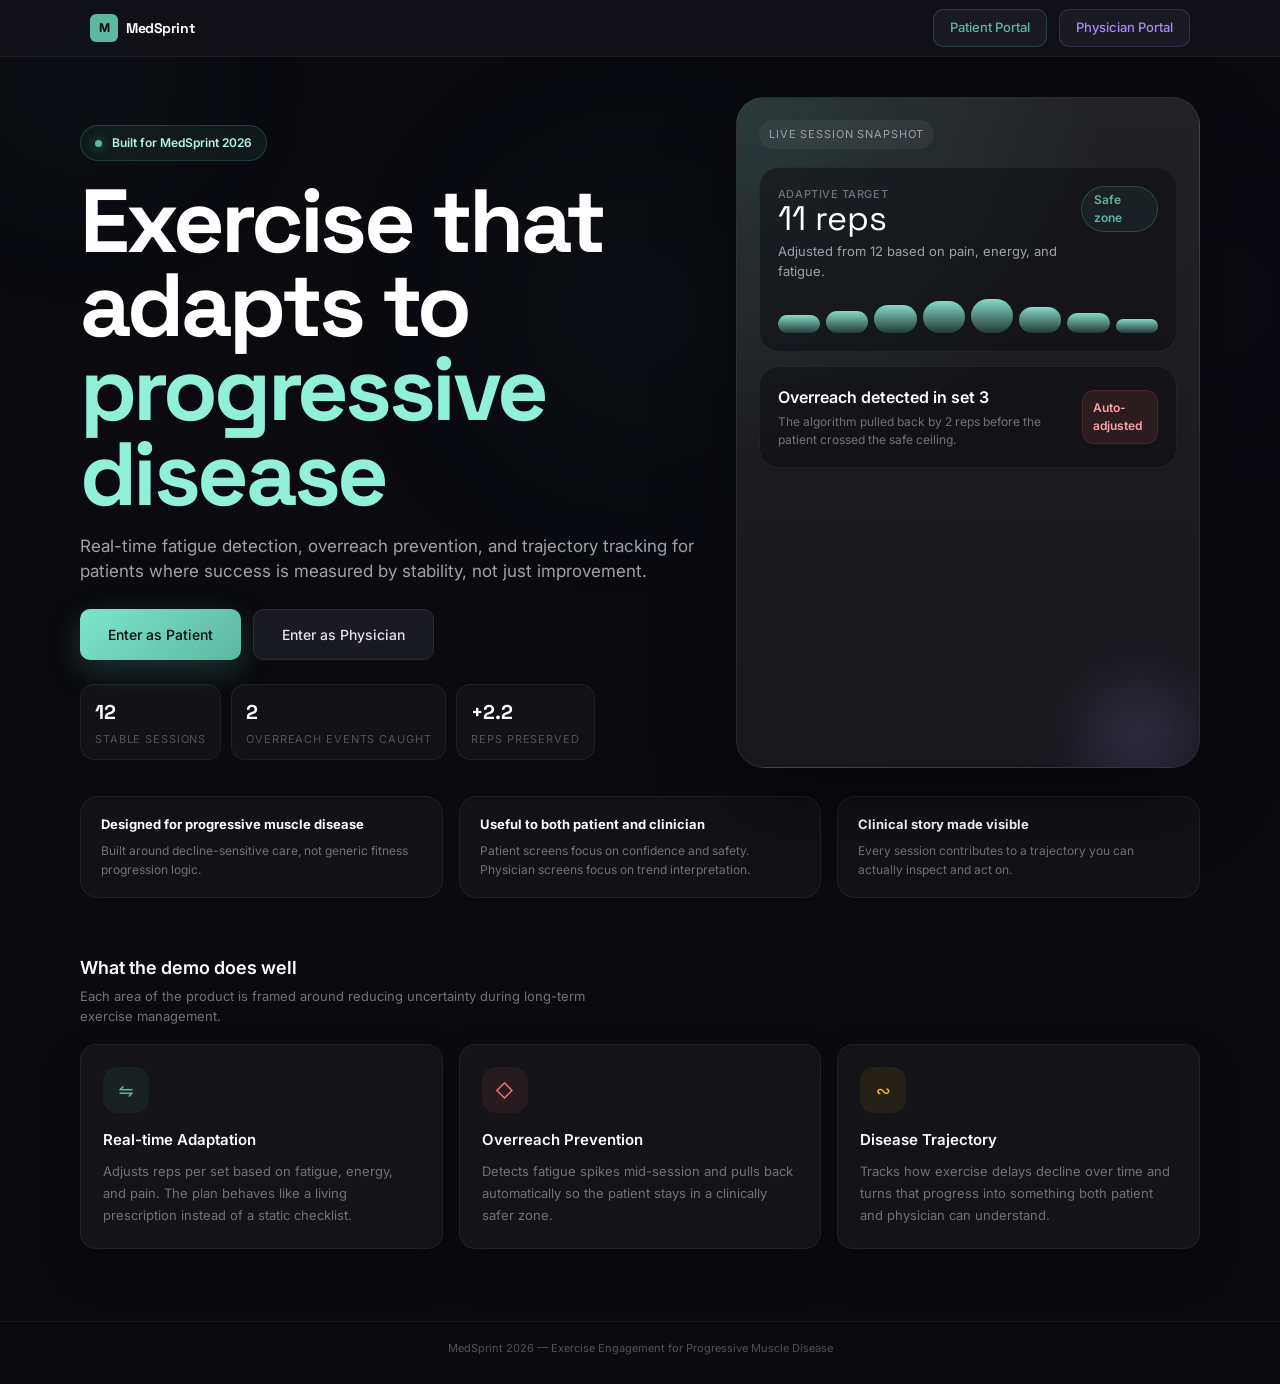
<file: index.html>
<!DOCTYPE html>
<html lang="en">
<head>
  <meta charset="UTF-8">
  <meta name="viewport" content="width=device-width, initial-scale=1.0">
  <title>MedSprint — Exercise Engagement for Progressive Muscle Disease</title>
  <link rel="stylesheet" href="styles.css">
</head>
<body>
  <nav class="nav">
    <div class="nav-inner">
      <a href="index.html" class="nav-logo">
        <div class="nav-logo-icon patient">M</div>
        <span class="nav-logo-text">MedSprint</span>
      </a>
      <div class="flex gap-3">
        <a href="dashboard.html" class="btn btn-secondary" style="padding:8px 16px;font-size:13px;border-color:rgba(110,231,183,0.2);color:var(--accent)">Patient Portal</a>
        <a href="physician.html" class="btn btn-secondary" style="padding:8px 16px;font-size:13px;border-color:rgba(192,132,252,0.2);color:var(--physician)">Physician Portal</a>
      </div>
    </div>
  </nav>

  <main class="landing-main">
    <div class="orb"></div>
    <div class="landing-shell fade-in">
      <section class="landing-hero">
        <div class="hero-copy">
          <div class="hero-kicker">
            <span class="hero-kicker-dot"></span>
            Built for MedSprint 2026
          </div>
          <h1 class="hero-title">
            Exercise that adapts to
            <span class="accent-text">progressive disease</span>
          </h1>
          <p class="hero-text">
            Real-time fatigue detection, overreach prevention, and trajectory tracking for patients where success is measured by stability, not just improvement.
          </p>
          <div class="hero-actions">
            <a href="dashboard.html" class="btn btn-primary" style="padding:14px 28px">Enter as Patient</a>
            <a href="physician.html" class="btn btn-secondary" style="padding:14px 28px">Enter as Physician</a>
          </div>
          <div class="hero-meta">
            <div class="metric-chip">
              <strong>12</strong>
              <span>Stable sessions</span>
            </div>
            <div class="metric-chip">
              <strong>2</strong>
              <span>Overreach events caught</span>
            </div>
            <div class="metric-chip">
              <strong>+2.2</strong>
              <span>Reps preserved</span>
            </div>
          </div>
        </div>

        <div class="hero-panel">
          <span class="panel-label">Live Session Snapshot</span>
          <div class="panel-stack">
            <div class="signal-card">
              <div class="signal-row">
                <div>
                  <p class="label">Adaptive Target</p>
                  <p class="signal-value">11 reps</p>
                  <p class="signal-caption">Adjusted from 12 based on pain, energy, and fatigue.</p>
                </div>
                <span class="badge badge-accent">Safe zone</span>
              </div>
              <div class="signal-bars" aria-hidden="true">
                <span style="height:18px"></span>
                <span style="height:22px"></span>
                <span style="height:28px"></span>
                <span style="height:32px"></span>
                <span style="height:34px"></span>
                <span style="height:26px"></span>
                <span style="height:20px"></span>
                <span style="height:14px"></span>
              </div>
            </div>

            <div class="signal-card">
              <div class="signal-alert">
                <div class="signal-alert-copy">
                  <p>Overreach detected in set 3</p>
                  <p>The algorithm pulled back by 2 reps before the patient crossed the safe ceiling.</p>
                </div>
                <div class="signal-status">Auto-adjusted</div>
              </div>
            </div>
          </div>
        </div>
      </section>

      <section class="landing-band">
        <div class="band-card">
          <strong>Designed for progressive muscle disease</strong>
          <span>Built around decline-sensitive care, not generic fitness progression logic.</span>
        </div>
        <div class="band-card">
          <strong>Useful to both patient and clinician</strong>
          <span>Patient screens focus on confidence and safety. Physician screens focus on trend interpretation.</span>
        </div>
        <div class="band-card">
          <strong>Clinical story made visible</strong>
          <span>Every session contributes to a trajectory you can actually inspect and act on.</span>
        </div>
      </section>

      <section>
        <div class="section-head">
          <div>
            <h2 style="font-size:18px;margin-bottom:6px">What the demo does well</h2>
            <p>Each area of the product is framed around reducing uncertainty during long-term exercise management.</p>
          </div>
        </div>
        <div class="feature-grid">
          <div class="card feature-card">
            <div class="feature-icon" style="background:rgba(93,184,160,0.08);color:var(--accent)">&#8651;</div>
            <h3 style="font-size:15px;font-weight:600;color:#fff;margin-bottom:8px">Real-time Adaptation</h3>
            <p style="font-size:13px;color:var(--text-dim);line-height:1.7">Adjusts reps per set based on fatigue, energy, and pain. The plan behaves like a living prescription instead of a static checklist.</p>
          </div>
          <div class="card feature-card">
            <div class="feature-icon" style="background:rgba(248,113,113,0.08);color:var(--danger)">&#9671;</div>
            <h3 style="font-size:15px;font-weight:600;color:#fff;margin-bottom:8px">Overreach Prevention</h3>
            <p style="font-size:13px;color:var(--text-dim);line-height:1.7">Detects fatigue spikes mid-session and pulls back automatically so the patient stays in a clinically safer zone.</p>
          </div>
          <div class="card feature-card">
            <div class="feature-icon" style="background:rgba(251,191,36,0.08);color:var(--warning)">&#8766;</div>
            <h3 style="font-size:15px;font-weight:600;color:#fff;margin-bottom:8px">Disease Trajectory</h3>
            <p style="font-size:13px;color:var(--text-dim);line-height:1.7">Tracks how exercise delays decline over time and turns that progress into something both patient and physician can understand.</p>
          </div>
        </div>
      </section>
    </div>
  </main>

  <footer class="landing-footer">
    MedSprint 2026 — Exercise Engagement for Progressive Muscle Disease
  </footer>
</body>
</html>
</file>
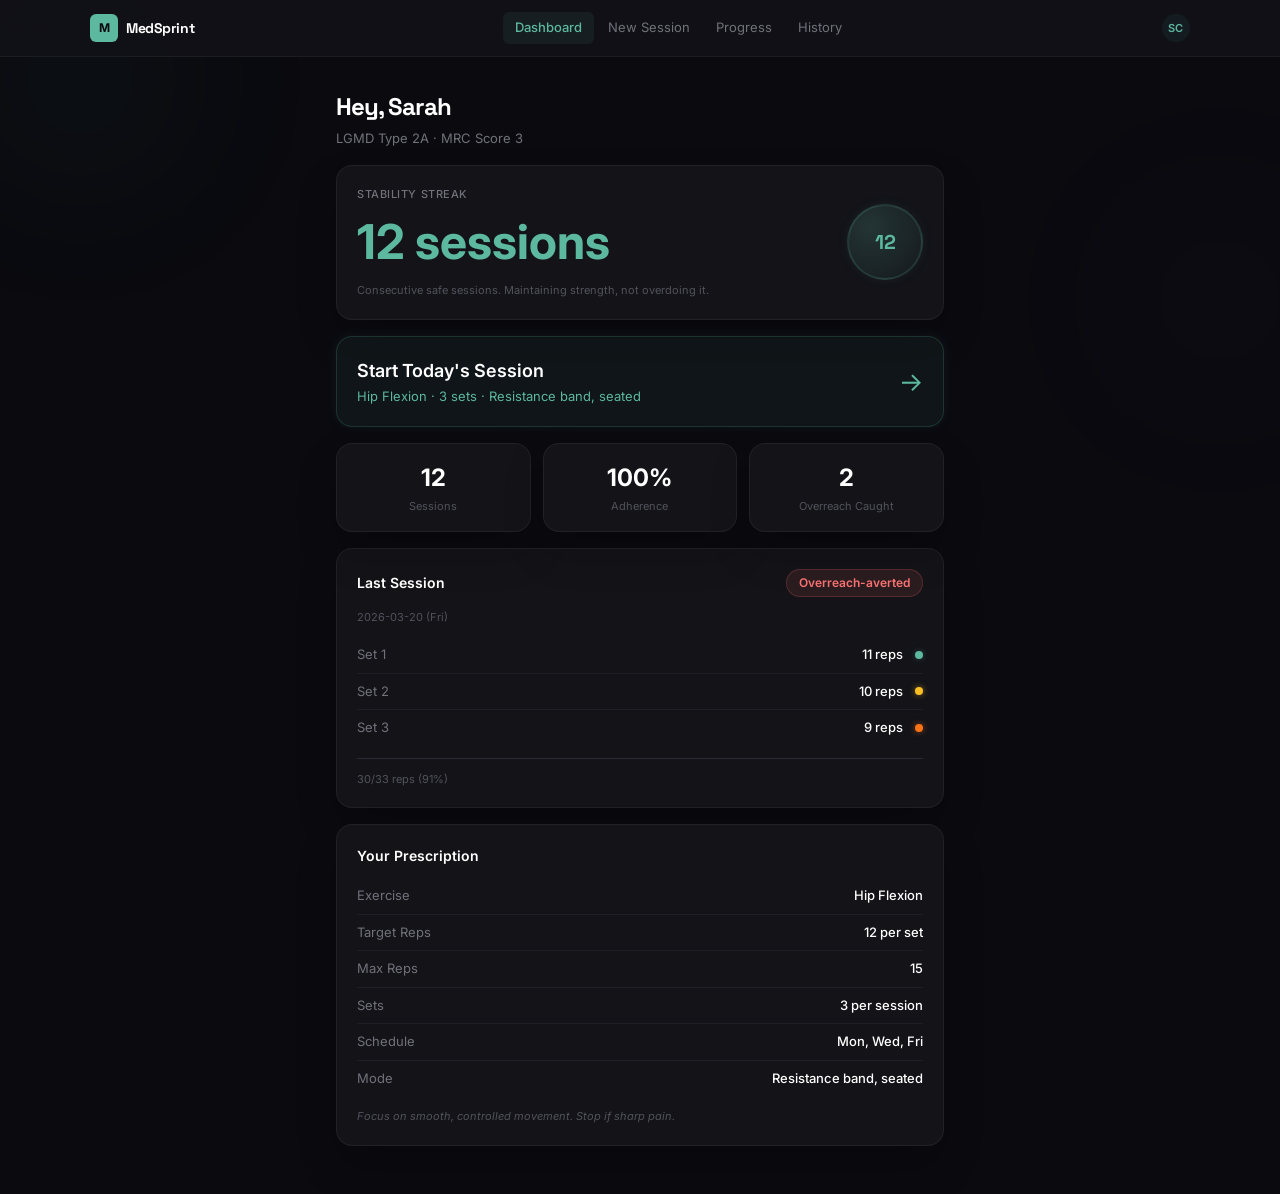
<file: dashboard.html>
<!DOCTYPE html>
<html lang="en">
<head>
  <meta charset="UTF-8">
  <meta name="viewport" content="width=device-width, initial-scale=1.0">
  <title>MedSprint — Patient Dashboard</title>
  <link rel="stylesheet" href="styles.css">
</head>
<body>
  <nav class="nav">
    <div class="nav-inner">
      <a href="index.html" class="nav-logo">
        <div class="nav-logo-icon patient">M</div>
        <span class="nav-logo-text">MedSprint</span>
      </a>
      <div class="nav-links">
        <a href="dashboard.html" class="nav-link active patient">Dashboard</a>
        <a href="session.html" class="nav-link">New Session</a>
        <a href="progress.html" class="nav-link">Progress</a>
        <a href="history.html" class="nav-link">History</a>
      </div>
      <div class="nav-avatar patient">SC</div>
    </div>
  </nav>

  <div class="page fade-in">
    <h1>Hey, Sarah</h1>
    <p class="subtitle">LGMD Type 2A &middot; MRC Score 3</p>

    <div class="card mt-4 dashboard-hero">
      <div>
        <p class="label">Stability Streak</p>
        <p class="big-number text-accent" style="margin-top:4px">12 sessions</p>
        <p class="text-xs text-faint mt-1">Consecutive safe sessions. Maintaining strength, not overdoing it.</p>
      </div>
      <div class="streak-ring glow-accent">
        <span>12</span>
      </div>
    </div>

    <a href="session.html" class="card card-accent glow-accent primary-cta">
      <div>
        <p class="primary-cta-title">Start Today's Session</p>
        <p class="primary-cta-copy">Hip Flexion &middot; 3 sets &middot; Resistance band, seated</p>
      </div>
      <span class="primary-cta-arrow">&rarr;</span>
    </a>

    <!-- Quick Stats -->
    <div class="grid-3">
      <div class="card stat">
        <div class="stat-value">12</div>
        <div class="stat-label">Sessions</div>
      </div>
      <div class="card stat">
        <div class="stat-value">100%</div>
        <div class="stat-label">Adherence</div>
      </div>
      <div class="card stat">
        <div class="stat-value">2</div>
        <div class="stat-label">Overreach Caught</div>
      </div>
    </div>

    <!-- Last Session -->
    <div class="card">
      <div class="flex items-center justify-between mb-3">
        <h2 style="margin:0">Last Session</h2>
        <span class="badge badge-danger">Overreach-averted</span>
      </div>
      <p class="text-xs text-faint mb-3">2026-03-20 (Fri)</p>
      <div class="row">
        <span class="row-label">Set 1</span>
        <span class="flex items-center gap-3"><span class="row-value">11 reps</span><span class="dot dot-green"></span></span>
      </div>
      <div class="row">
        <span class="row-label">Set 2</span>
        <span class="flex items-center gap-3"><span class="row-value">10 reps</span><span class="dot dot-yellow"></span></span>
      </div>
      <div class="row">
        <span class="row-label">Set 3</span>
        <span class="flex items-center gap-3"><span class="row-value">9 reps</span><span class="dot dot-orange"></span></span>
      </div>
      <p class="text-xs text-faint mt-3" style="border-top:1px solid var(--border);padding-top:12px">30/33 reps (91%)</p>
    </div>

    <!-- Prescription -->
    <div class="card">
      <h2>Your Prescription</h2>
      <div class="row"><span class="row-label">Exercise</span><span class="row-value">Hip Flexion</span></div>
      <div class="row"><span class="row-label">Target Reps</span><span class="row-value">12 per set</span></div>
      <div class="row"><span class="row-label">Max Reps</span><span class="row-value">15</span></div>
      <div class="row"><span class="row-label">Sets</span><span class="row-value">3 per session</span></div>
      <div class="row"><span class="row-label">Schedule</span><span class="row-value">Mon, Wed, Fri</span></div>
      <div class="row"><span class="row-label">Mode</span><span class="row-value">Resistance band, seated</span></div>
      <p class="text-xs text-faint mt-3" style="font-style:italic">Focus on smooth, controlled movement. Stop if sharp pain.</p>
    </div>
  </div>
</body>
</html>
</file>
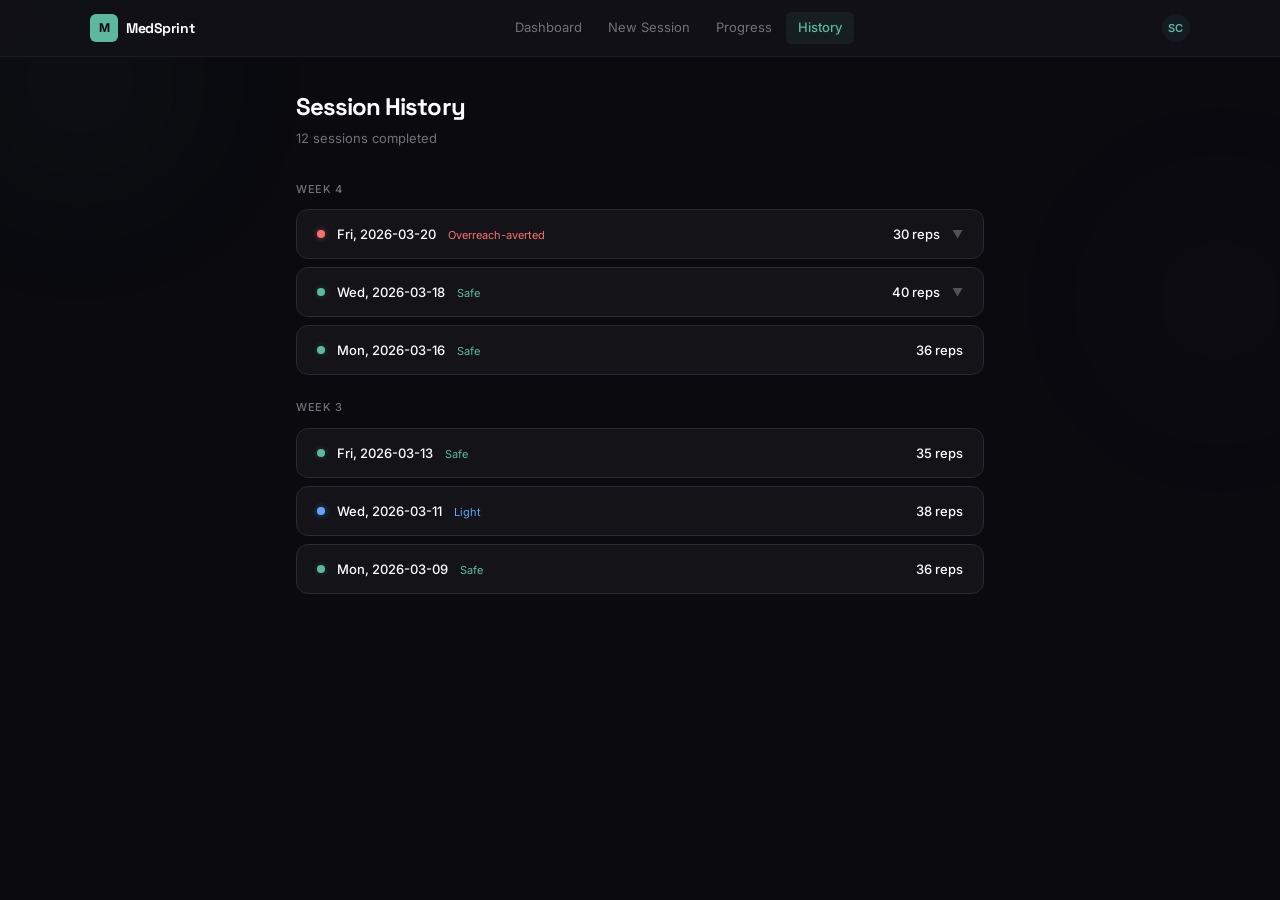
<file: history.html>
<!DOCTYPE html>
<html lang="en">
<head>
  <meta charset="UTF-8">
  <meta name="viewport" content="width=device-width, initial-scale=1.0">
  <title>MedSprint — Session History</title>
  <link rel="stylesheet" href="styles.css">
</head>
<body>
  <nav class="nav">
    <div class="nav-inner">
      <a href="index.html" class="nav-logo">
        <div class="nav-logo-icon patient">M</div>
        <span class="nav-logo-text">MedSprint</span>
      </a>
      <div class="nav-links">
        <a href="dashboard.html" class="nav-link">Dashboard</a>
        <a href="session.html" class="nav-link">New Session</a>
        <a href="progress.html" class="nav-link">Progress</a>
        <a href="history.html" class="nav-link active patient">History</a>
      </div>
      <div class="nav-avatar patient">SC</div>
    </div>
  </nav>

  <div class="page fade-in" style="max-width:720px">
    <h1>Session History</h1>
    <p class="subtitle mb-8">12 sessions completed</p>

    <!-- Week 4 -->
    <p class="label mb-3">Week 4</p>
    <div class="session-item">
      <button class="session-header" onclick="toggle(this)">
        <span class="flex items-center gap-3">
          <span class="dot dot-red"></span>
          <span><span class="text-sm font-medium text-white">Fri, 2026-03-20</span> <span class="text-xs text-danger" style="margin-left:8px">Overreach-averted</span></span>
        </span>
        <span class="flex items-center gap-3"><span class="text-sm font-medium text-white">30 reps</span><span class="text-xs text-faint">&#9660;</span></span>
      </button>
      <div class="session-detail">
        <div class="grid-3 mb-3">
          <div class="text-center"><p class="text-lg font-bold text-white">30/33</p><p class="text-xs text-faint">Reps</p></div>
          <div class="text-center"><p class="text-lg font-bold text-white">22</p><p class="text-xs text-faint">Avg Fatigue</p></div>
          <div class="text-center"><p class="text-lg font-bold text-white">Moderate</p><p class="text-xs text-faint">Energy</p></div>
        </div>
        <div class="row"><span class="flex items-center gap-2"><span class="dot dot-sm dot-green"></span><span class="text-sm text-dim">Set 1</span></span><span class="flex items-center gap-3"><span class="text-sm font-medium text-white">11 reps</span><span class="text-xs text-faint">PE: 5</span></span></div>
        <div class="row"><span class="flex items-center gap-2"><span class="dot dot-sm dot-yellow"></span><span class="text-sm text-dim">Set 2</span></span><span class="flex items-center gap-3"><span class="text-sm font-medium text-white">10 reps</span><span class="text-xs text-faint">PE: 7</span></span></div>
        <div class="row"><span class="flex items-center gap-2"><span class="dot dot-sm dot-orange"></span><span class="text-sm text-dim">Set 3</span></span><span class="flex items-center gap-3"><span class="text-sm font-medium text-white">9 reps</span><span class="text-xs text-faint">PE: 8</span></span></div>
        <div class="card card-danger mt-3" style="padding:8px 12px;margin-bottom:0"><p class="text-xs text-danger">Overreach detected and averted.</p></div>
      </div>
    </div>
    <div class="session-item">
      <button class="session-header" onclick="toggle(this)">
        <span class="flex items-center gap-3"><span class="dot dot-green"></span><span><span class="text-sm font-medium text-white">Wed, 2026-03-18</span> <span class="text-xs text-accent" style="margin-left:8px">Safe</span></span></span>
        <span class="flex items-center gap-3"><span class="text-sm font-medium text-white">40 reps</span><span class="text-xs text-faint">&#9660;</span></span>
      </button>
      <div class="session-detail">
        <div class="row"><span class="flex items-center gap-2"><span class="dot dot-sm dot-green"></span><span class="text-sm text-dim">Set 1</span></span><span class="text-sm font-medium text-white">13 reps</span></div>
        <div class="row"><span class="flex items-center gap-2"><span class="dot dot-sm dot-green"></span><span class="text-sm text-dim">Set 2</span></span><span class="text-sm font-medium text-white">14 reps</span></div>
        <div class="row"><span class="flex items-center gap-2"><span class="dot dot-sm dot-green"></span><span class="text-sm text-dim">Set 3</span></span><span class="text-sm font-medium text-white">13 reps</span></div>
      </div>
    </div>
    <div class="session-item">
      <button class="session-header" onclick="toggle(this)">
        <span class="flex items-center gap-3"><span class="dot dot-green"></span><span><span class="text-sm font-medium text-white">Mon, 2026-03-16</span> <span class="text-xs text-accent" style="margin-left:8px">Safe</span></span></span>
        <span class="text-sm font-medium text-white">36 reps</span>
      </button>
      <div class="session-detail">
        <div class="row"><span class="flex items-center gap-2"><span class="dot dot-sm dot-green"></span><span class="text-sm text-dim">Set 1</span></span><span class="text-sm font-medium text-white">12 reps</span></div>
        <div class="row"><span class="flex items-center gap-2"><span class="dot dot-sm dot-green"></span><span class="text-sm text-dim">Set 2</span></span><span class="text-sm font-medium text-white">12 reps</span></div>
        <div class="row"><span class="flex items-center gap-2"><span class="dot dot-sm dot-green"></span><span class="text-sm text-dim">Set 3</span></span><span class="text-sm font-medium text-white">12 reps</span></div>
      </div>
    </div>

    <!-- Week 3 -->
    <p class="label mb-3 mt-6">Week 3</p>
    <div class="session-item">
      <button class="session-header" onclick="toggle(this)">
        <span class="flex items-center gap-3"><span class="dot dot-green"></span><span><span class="text-sm font-medium text-white">Fri, 2026-03-13</span> <span class="text-xs text-accent" style="margin-left:8px">Safe</span></span></span>
        <span class="text-sm font-medium text-white">35 reps</span>
      </button>
      <div class="session-detail">
        <div class="row"><span class="flex items-center gap-2"><span class="dot dot-sm dot-green"></span><span class="text-sm text-dim">Set 1</span></span><span class="text-sm font-medium text-white">12 reps</span></div>
        <div class="row"><span class="flex items-center gap-2"><span class="dot dot-sm dot-green"></span><span class="text-sm text-dim">Set 2</span></span><span class="text-sm font-medium text-white">12 reps</span></div>
        <div class="row"><span class="flex items-center gap-2"><span class="dot dot-sm dot-yellow"></span><span class="text-sm text-dim">Set 3</span></span><span class="text-sm font-medium text-white">11 reps</span></div>
      </div>
    </div>
    <div class="session-item">
      <button class="session-header" onclick="toggle(this)">
        <span class="flex items-center gap-3"><span class="dot dot-blue"></span><span><span class="text-sm font-medium text-white">Wed, 2026-03-11</span> <span class="text-xs" style="margin-left:8px;color:var(--info)">Light</span></span></span>
        <span class="text-sm font-medium text-white">38 reps</span>
      </button>
      <div class="session-detail">
        <div class="row"><span class="flex items-center gap-2"><span class="dot dot-sm dot-green"></span><span class="text-sm text-dim">Set 1</span></span><span class="text-sm font-medium text-white">13 reps</span></div>
        <div class="row"><span class="flex items-center gap-2"><span class="dot dot-sm dot-green"></span><span class="text-sm text-dim">Set 2</span></span><span class="text-sm font-medium text-white">13 reps</span></div>
        <div class="row"><span class="flex items-center gap-2"><span class="dot dot-sm dot-green"></span><span class="text-sm text-dim">Set 3</span></span><span class="text-sm font-medium text-white">12 reps</span></div>
      </div>
    </div>
    <div class="session-item">
      <button class="session-header" onclick="toggle(this)">
        <span class="flex items-center gap-3"><span class="dot dot-green"></span><span><span class="text-sm font-medium text-white">Mon, 2026-03-09</span> <span class="text-xs text-accent" style="margin-left:8px">Safe</span></span></span>
        <span class="text-sm font-medium text-white">36 reps</span>
      </button>
      <div class="session-detail">
        <div class="row"><span class="flex items-center gap-2"><span class="dot dot-sm dot-green"></span><span class="text-sm text-dim">Set 1</span></span><span class="text-sm font-medium text-white">12 reps</span></div>
        <div class="row"><span class="flex items-center gap-2"><span class="dot dot-sm dot-green"></span><span class="text-sm text-dim">Set 2</span></span><span class="text-sm font-medium text-white">12 reps</span></div>
        <div class="row"><span class="flex items-center gap-2"><span class="dot dot-sm dot-green"></span><span class="text-sm text-dim">Set 3</span></span><span class="text-sm font-medium text-white">12 reps</span></div>
      </div>
    </div>
  </div>

  <script>
    function toggle(btn) {
      const detail = btn.nextElementSibling;
      detail.classList.toggle('open');
      const arrow = btn.querySelector('.text-faint:last-child');
      if (arrow) arrow.textContent = detail.classList.contains('open') ? '▲' : '▼';
    }
  </script>
</body>
</html>
</file>
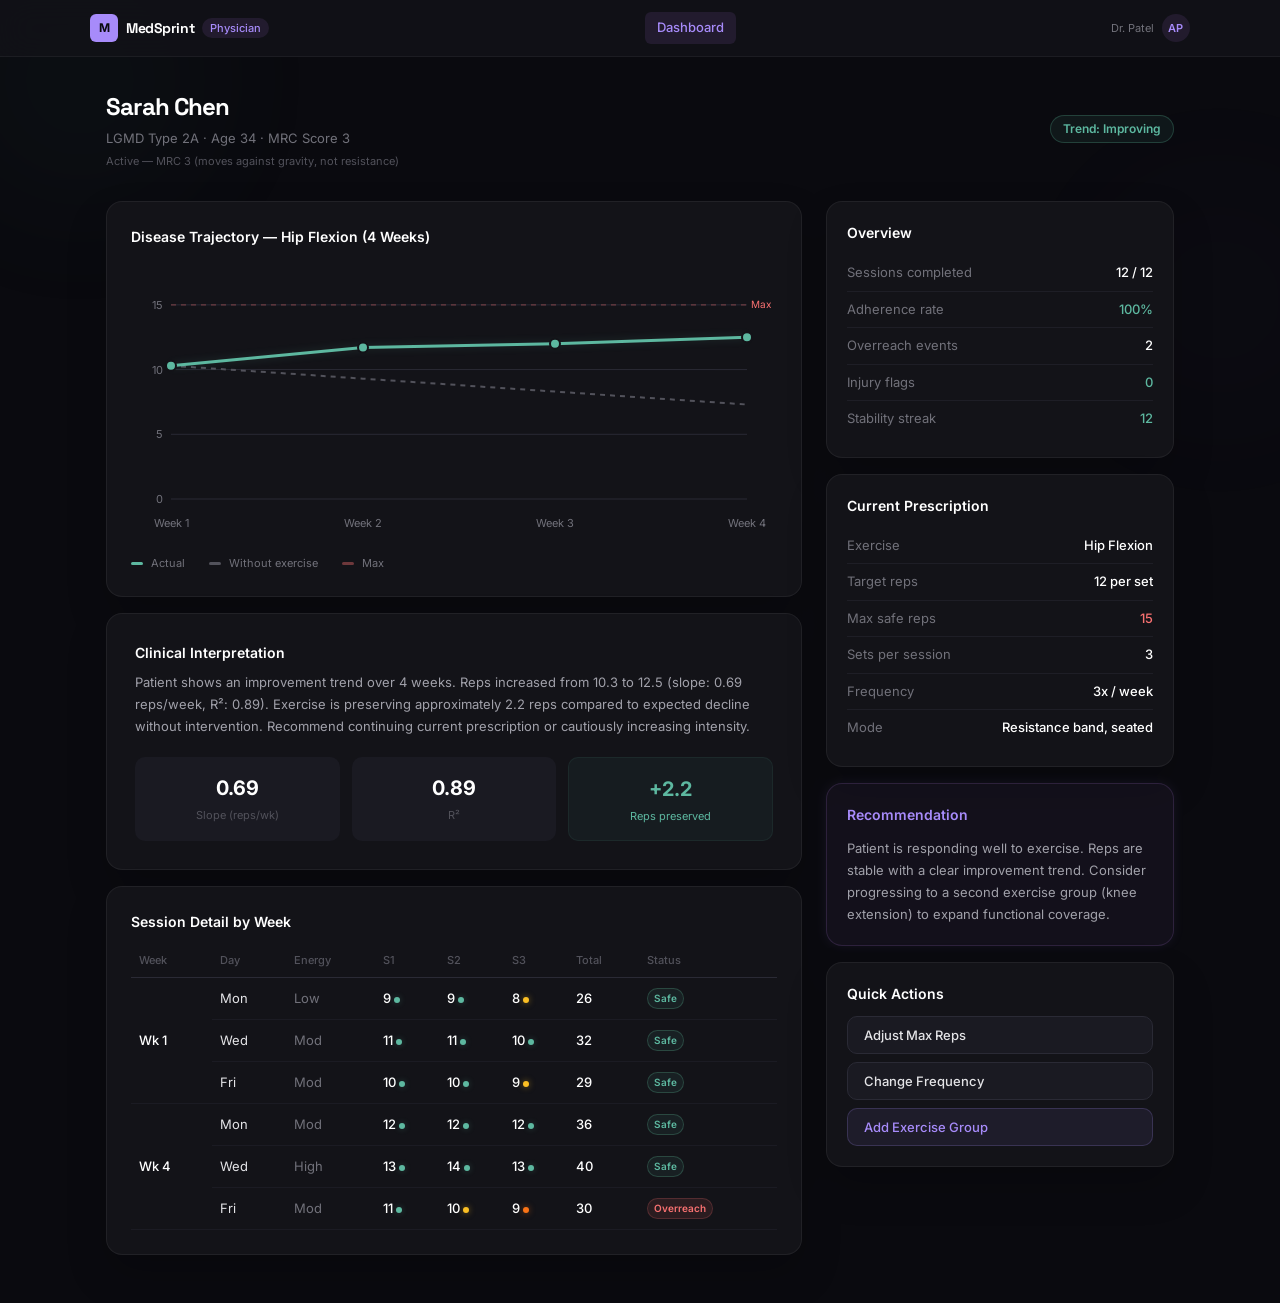
<file: physician.html>
<!DOCTYPE html>
<html lang="en">
<head>
  <meta charset="UTF-8">
  <meta name="viewport" content="width=device-width, initial-scale=1.0">
  <title>MedSprint — Physician Dashboard</title>
  <link rel="stylesheet" href="styles.css">
  <style>
    .modal-overlay {
      position: fixed; inset: 0; z-index: 100;
      background: rgba(0,0,0,0.6); backdrop-filter: blur(4px);
      display: flex; align-items: center; justify-content: center;
      opacity: 0; pointer-events: none; transition: opacity 0.2s;
    }
    .modal-overlay.open { opacity: 1; pointer-events: auto; }
    .modal {
      background: var(--surface); border: 1px solid var(--border);
      border-radius: 14px; padding: 28px; width: 90%; max-width: 400px;
      transform: translateY(12px); transition: transform 0.2s;
    }
    .modal-overlay.open .modal { transform: translateY(0); }
    .modal h3 { font-size: 16px; font-weight: 600; color: #fff; margin-bottom: 4px; }
    .modal .subtitle { margin-bottom: 20px; }
    .modal-actions { display: flex; gap: 8px; margin-top: 20px; }
    .modal-actions .btn { flex: 1; }
    .toast {
      position: fixed; bottom: 24px; left: 50%; transform: translateX(-50%) translateY(60px);
      background: var(--surface-2); border: 1px solid var(--border);
      color: var(--accent); padding: 10px 20px; border-radius: 10px;
      font-size: 13px; font-weight: 500; z-index: 200;
      opacity: 0; transition: all 0.3s; pointer-events: none;
    }
    .toast.show { opacity: 1; transform: translateX(-50%) translateY(0); }
    /* Responsive sidebar: stack on mobile */
    @media (max-width: 860px) {
      .grid-sidebar { grid-template-columns: 1fr; }
    }
  </style>
</head>
<body>
  <nav class="nav">
    <div class="nav-inner">
      <a href="index.html" class="nav-logo">
        <div class="nav-logo-icon physician">M</div>
        <span class="nav-logo-text">MedSprint</span>
        <span class="nav-badge">Physician</span>
      </a>
      <div class="nav-links">
        <a href="physician.html" class="nav-link active physician">Dashboard</a>
      </div>
      <div class="flex items-center gap-2">
        <span class="text-xs text-dim">Dr. Patel</span>
        <div class="nav-avatar physician">AP</div>
      </div>
    </div>
  </nav>

  <div class="page wide fade-in">
    <!-- Patient header -->
    <div class="flex items-center justify-between mb-8" style="flex-wrap:wrap;gap:12px">
      <div>
        <h1>Sarah Chen</h1>
        <p class="subtitle">LGMD Type 2A &middot; Age 34 &middot; MRC Score 3</p>
        <p class="text-xs text-faint mt-1">Active &mdash; MRC 3 (moves against gravity, not resistance)</p>
      </div>
      <span class="badge badge-accent">Trend: Improving</span>
    </div>

    <div class="grid-sidebar">
      <!-- Left column -->
      <div>
        <!-- Trajectory chart -->
        <div class="card" style="padding:24px">
          <h2>Disease Trajectory &mdash; Hip Flexion (4 Weeks)</h2>
          <div class="chart-container" style="height:280px">
            <canvas id="physicianChart"></canvas>
          </div>
          <div class="flex gap-6 mt-4 text-xs text-dim" style="flex-wrap:wrap">
            <span class="flex items-center gap-2"><span style="width:12px;height:3px;background:var(--accent);border-radius:2px;display:inline-block"></span> Actual</span>
            <span class="flex items-center gap-2"><span style="width:12px;height:3px;background:var(--text-faint);border-radius:2px;display:inline-block"></span> Without exercise</span>
            <span class="flex items-center gap-2"><span style="width:12px;height:3px;background:rgba(248,113,113,0.4);border-radius:2px;display:inline-block"></span> Max</span>
          </div>
        </div>

        <!-- Clinical Interpretation -->
        <div class="card" style="padding:28px">
          <h2 style="margin-bottom:8px">Clinical Interpretation</h2>
          <p class="text-sm" style="color:var(--text-muted);line-height:1.7;margin-bottom:20px">
            Patient shows an improvement trend over 4 weeks. Reps increased from 10.3 to 12.5 (slope: 0.69 reps/week, R&sup2;: 0.89). Exercise is preserving approximately 2.2 reps compared to expected decline without intervention. Recommend continuing current prescription or cautiously increasing intensity.
          </p>
          <div class="grid-3">
            <div style="background:var(--surface-2);border-radius:10px;padding:16px;text-align:center">
              <p style="font-size:20px;font-weight:700;color:#fff">0.69</p>
              <p class="text-xs text-faint mt-1">Slope (reps/wk)</p>
            </div>
            <div style="background:var(--surface-2);border-radius:10px;padding:16px;text-align:center">
              <p style="font-size:20px;font-weight:700;color:#fff">0.89</p>
              <p class="text-xs text-faint mt-1">R&sup2;</p>
            </div>
            <div style="background:rgba(93,184,160,0.06);border:1px solid rgba(93,184,160,0.08);border-radius:10px;padding:16px;text-align:center">
              <p style="font-size:20px;font-weight:700;color:var(--accent)">+2.2</p>
              <p class="text-xs text-accent mt-1">Reps preserved</p>
            </div>
          </div>
        </div>

        <!-- Session table -->
        <div class="card" style="padding:24px;overflow-x:auto">
          <h2>Session Detail by Week</h2>
          <table class="table" style="min-width:500px">
            <thead>
              <tr><th>Week</th><th>Day</th><th>Energy</th><th>S1</th><th>S2</th><th>S3</th><th>Total</th><th>Status</th></tr>
            </thead>
            <tbody>
              <tr><td class="num" rowspan="3">Wk 1</td><td>Mon</td><td class="text-dim">Low</td><td class="num">9 <span class="dot dot-sm dot-green"></span></td><td class="num">9 <span class="dot dot-sm dot-green"></span></td><td class="num">8 <span class="dot dot-sm dot-yellow"></span></td><td class="num">26</td><td><span class="badge badge-accent" style="padding:2px 6px;font-size:10px">Safe</span></td></tr>
              <tr><td>Wed</td><td class="text-dim">Mod</td><td class="num">11 <span class="dot dot-sm dot-green"></span></td><td class="num">11 <span class="dot dot-sm dot-green"></span></td><td class="num">10 <span class="dot dot-sm dot-green"></span></td><td class="num">32</td><td><span class="badge badge-accent" style="padding:2px 6px;font-size:10px">Safe</span></td></tr>
              <tr><td>Fri</td><td class="text-dim">Mod</td><td class="num">10 <span class="dot dot-sm dot-green"></span></td><td class="num">10 <span class="dot dot-sm dot-green"></span></td><td class="num">9 <span class="dot dot-sm dot-yellow"></span></td><td class="num">29</td><td><span class="badge badge-accent" style="padding:2px 6px;font-size:10px">Safe</span></td></tr>
              <tr><td class="num" rowspan="3">Wk 4</td><td>Mon</td><td class="text-dim">Mod</td><td class="num">12 <span class="dot dot-sm dot-green"></span></td><td class="num">12 <span class="dot dot-sm dot-green"></span></td><td class="num">12 <span class="dot dot-sm dot-green"></span></td><td class="num">36</td><td><span class="badge badge-accent" style="padding:2px 6px;font-size:10px">Safe</span></td></tr>
              <tr><td>Wed</td><td class="text-dim">High</td><td class="num">13 <span class="dot dot-sm dot-green"></span></td><td class="num">14 <span class="dot dot-sm dot-green"></span></td><td class="num">13 <span class="dot dot-sm dot-green"></span></td><td class="num">40</td><td><span class="badge badge-accent" style="padding:2px 6px;font-size:10px">Safe</span></td></tr>
              <tr><td>Fri</td><td class="text-dim">Mod</td><td class="num">11 <span class="dot dot-sm dot-green"></span></td><td class="num">10 <span class="dot dot-sm dot-yellow"></span></td><td class="num">9 <span class="dot dot-sm dot-orange"></span></td><td class="num">30</td><td><span class="badge badge-danger" style="padding:2px 6px;font-size:10px">Overreach</span></td></tr>
            </tbody>
          </table>
        </div>
      </div>

      <!-- Right column -->
      <div>
        <!-- Overview -->
        <div class="card">
          <h2>Overview</h2>
          <div class="row"><span class="row-label">Sessions completed</span><span class="row-value">12 / 12</span></div>
          <div class="row"><span class="row-label">Adherence rate</span><span class="row-value text-accent">100%</span></div>
          <div class="row"><span class="row-label">Overreach events</span><span class="row-value">2</span></div>
          <div class="row"><span class="row-label">Injury flags</span><span class="row-value text-accent">0</span></div>
          <div class="row"><span class="row-label">Stability streak</span><span class="row-value text-accent">12</span></div>
        </div>

        <!-- Prescription -->
        <div class="card" id="prescription-card">
          <h2>Current Prescription</h2>
          <div class="row"><span class="row-label">Exercise</span><span class="row-value">Hip Flexion</span></div>
          <div class="row"><span class="row-label">Target reps</span><span class="row-value">12 per set</span></div>
          <div class="row"><span class="row-label">Max safe reps</span><span class="row-value text-danger" id="display-max">15</span></div>
          <div class="row"><span class="row-label">Sets per session</span><span class="row-value">3</span></div>
          <div class="row"><span class="row-label">Frequency</span><span class="row-value" id="display-freq">3x / week</span></div>
          <div class="row"><span class="row-label">Mode</span><span class="row-value">Resistance band, seated</span></div>
        </div>

        <!-- Recommendation -->
        <div class="card card-physician glow-physician">
          <h2 style="color:var(--physician)">Recommendation</h2>
          <p class="text-sm" style="color:var(--text-muted);line-height:1.7">
            Patient is responding well to exercise. Reps are stable with a clear improvement trend. Consider progressing to a second exercise group (knee extension) to expand functional coverage.
          </p>
        </div>

        <!-- Quick Actions -->
        <div class="card">
          <h2>Quick Actions</h2>
          <div style="display:flex;flex-direction:column;gap:8px">
            <button class="btn btn-secondary btn-block" style="padding:10px 16px;font-size:13px;justify-content:flex-start" onclick="openModal('reps')">Adjust Max Reps</button>
            <button class="btn btn-secondary btn-block" style="padding:10px 16px;font-size:13px;justify-content:flex-start" onclick="openModal('freq')">Change Frequency</button>
            <button class="btn btn-block" style="padding:10px 16px;font-size:13px;justify-content:flex-start;background:rgba(167,139,250,0.08);border:1px solid rgba(167,139,250,0.2);color:var(--physician)" onclick="openModal('exercise')">Add Exercise Group</button>
          </div>
        </div>
      </div>
    </div>
  </div>

  <!-- Modal: Adjust Max Reps -->
  <div class="modal-overlay" id="modal-reps">
    <div class="modal">
      <h3>Adjust Max Reps</h3>
      <p class="subtitle">Change the safety ceiling for Hip Flexion</p>
      <label class="text-xs text-faint" style="display:block;margin-bottom:6px">Current max: <strong class="text-white">15 reps</strong></label>
      <div class="stepper" style="justify-content:center">
        <button class="stepper-btn" onclick="adjustVal('reps-val', -1)">-</button>
        <input type="number" class="input input-big" id="reps-val" value="16" style="width:80px">
        <button class="stepper-btn" onclick="adjustVal('reps-val', 1)">+</button>
      </div>
      <p class="text-xs text-faint text-center mt-2">Patient will see the new limit starting next session.</p>
      <div class="modal-actions">
        <button class="btn btn-secondary" onclick="closeModal('reps')">Cancel</button>
        <button class="btn btn-physician" onclick="saveReps()">Save</button>
      </div>
    </div>
  </div>

  <!-- Modal: Change Frequency -->
  <div class="modal-overlay" id="modal-freq">
    <div class="modal">
      <h3>Change Frequency</h3>
      <p class="subtitle">Adjust weekly exercise sessions</p>
      <label class="text-xs text-faint" style="display:block;margin-bottom:6px">Current: <strong class="text-white">3x / week</strong></label>
      <div class="grid-3" style="margin-bottom:8px">
        <button class="select-btn freq-btn" data-value="2">2x / week</button>
        <button class="select-btn freq-btn selected" data-value="3">3x / week</button>
        <button class="select-btn freq-btn" data-value="4">4x / week</button>
      </div>
      <p class="text-xs text-faint text-center mt-2">Schedule will update for the next week.</p>
      <div class="modal-actions">
        <button class="btn btn-secondary" onclick="closeModal('freq')">Cancel</button>
        <button class="btn btn-physician" onclick="saveFreq()">Save</button>
      </div>
    </div>
  </div>

  <!-- Modal: Add Exercise -->
  <div class="modal-overlay" id="modal-exercise">
    <div class="modal">
      <h3>Add Exercise Group</h3>
      <p class="subtitle">Expand the patient's exercise program</p>
      <div style="display:flex;flex-direction:column;gap:8px;margin-bottom:12px">
        <button class="select-btn ex-btn" data-value="Knee Extension" onclick="selectEx(this)">Knee Extension</button>
        <button class="select-btn ex-btn" data-value="Shoulder Abduction" onclick="selectEx(this)">Shoulder Abduction</button>
        <button class="select-btn ex-btn" data-value="Ankle Dorsiflexion" onclick="selectEx(this)">Ankle Dorsiflexion</button>
      </div>
      <label class="text-xs text-faint" style="display:block;margin-bottom:6px">Max reps for new exercise</label>
      <div class="stepper" style="justify-content:center">
        <button class="stepper-btn" onclick="adjustVal('ex-reps', -1)">-</button>
        <input type="number" class="input input-big" id="ex-reps" value="10" style="width:80px">
        <button class="stepper-btn" onclick="adjustVal('ex-reps', 1)">+</button>
      </div>
      <div class="modal-actions">
        <button class="btn btn-secondary" onclick="closeModal('exercise')">Cancel</button>
        <button class="btn btn-physician" onclick="saveExercise()">Add Exercise</button>
      </div>
    </div>
  </div>

  <!-- Toast -->
  <div class="toast" id="toast"></div>

  <script>
    // ─── Chart ───
    const canvas = document.getElementById('physicianChart');
    const ctx = canvas.getContext('2d');
    const dpr = window.devicePixelRatio || 1;

    function draw() {
      const rect = canvas.parentElement.getBoundingClientRect();
      canvas.width = rect.width * dpr;
      canvas.height = rect.height * dpr;
      canvas.style.width = rect.width + 'px';
      canvas.style.height = rect.height + 'px';
      ctx.scale(dpr, dpr);

      const W = rect.width, H = rect.height;
      const pad = { top: 20, right: 30, bottom: 40, left: 40 };
      const cW = W - pad.left - pad.right, cH = H - pad.top - pad.bottom;
      const weeks = ['Week 1', 'Week 2', 'Week 3', 'Week 4'];
      const actual = [10.3, 11.7, 12.0, 12.5];
      const expected = [10.3, 9.3, 8.3, 7.3];
      const maxLine = 15, yMin = 0, yMax = 17;

      function x(i) { return pad.left + (i / 3) * cW; }
      function y(v) { return pad.top + (1 - (v - yMin) / (yMax - yMin)) * cH; }

      ctx.strokeStyle = '#2a2a35'; ctx.lineWidth = 1;
      for (let v = 0; v <= yMax; v += 5) {
        ctx.beginPath(); ctx.moveTo(pad.left, y(v)); ctx.lineTo(W - pad.right, y(v)); ctx.stroke();
        ctx.fillStyle = '#71717a'; ctx.font = '11px Inter, sans-serif'; ctx.textAlign = 'right';
        ctx.fillText(v, pad.left - 8, y(v) + 4);
      }
      ctx.textAlign = 'center'; ctx.fillStyle = '#71717a';
      weeks.forEach((w, i) => ctx.fillText(w, x(i), H - 12));

      ctx.setLineDash([5, 5]); ctx.strokeStyle = 'rgba(248,113,113,0.3)'; ctx.lineWidth = 1.5;
      ctx.beginPath(); ctx.moveTo(pad.left, y(maxLine)); ctx.lineTo(W - pad.right, y(maxLine)); ctx.stroke();
      ctx.fillStyle = '#f87171'; ctx.font = '10px Inter'; ctx.textAlign = 'left';
      ctx.fillText('Max', W - pad.right + 4, y(maxLine) + 3);

      ctx.strokeStyle = '#52525b'; ctx.lineWidth = 2;
      ctx.beginPath(); expected.forEach((v, i) => i === 0 ? ctx.moveTo(x(i), y(v)) : ctx.lineTo(x(i), y(v))); ctx.stroke();
      ctx.setLineDash([]);

      ctx.strokeStyle = '#5db8a0'; ctx.lineWidth = 3;
      ctx.shadowColor = 'rgba(93,184,160,0.2)'; ctx.shadowBlur = 8;
      ctx.beginPath(); actual.forEach((v, i) => i === 0 ? ctx.moveTo(x(i), y(v)) : ctx.lineTo(x(i), y(v))); ctx.stroke();
      ctx.shadowBlur = 0;

      actual.forEach((v, i) => {
        ctx.beginPath(); ctx.arc(x(i), y(v), 5, 0, Math.PI * 2);
        ctx.fillStyle = '#5db8a0'; ctx.fill();
        ctx.strokeStyle = '#131318'; ctx.lineWidth = 2; ctx.stroke();
      });
    }
    draw(); window.addEventListener('resize', draw);

    // ─── Modals ───
    function openModal(name) {
      document.getElementById('modal-' + name).classList.add('open');
    }
    function closeModal(name) {
      document.getElementById('modal-' + name).classList.remove('open');
    }
    // Close on overlay click
    document.querySelectorAll('.modal-overlay').forEach(ov => {
      ov.addEventListener('click', e => { if (e.target === ov) ov.classList.remove('open'); });
    });

    function adjustVal(id, delta) {
      const el = document.getElementById(id);
      el.value = Math.max(1, +el.value + delta);
    }

    function showToast(msg) {
      const t = document.getElementById('toast');
      t.textContent = msg;
      t.classList.add('show');
      setTimeout(() => t.classList.remove('show'), 2500);
    }

    // Save max reps
    function saveReps() {
      const val = document.getElementById('reps-val').value;
      document.getElementById('display-max').textContent = val;
      closeModal('reps');
      showToast('Max reps updated to ' + val + '. Patient will see this next session.');
    }

    // Save frequency
    let selectedFreq = '3';
    document.querySelectorAll('.freq-btn').forEach(btn => {
      btn.addEventListener('click', () => {
        document.querySelectorAll('.freq-btn').forEach(b => b.classList.remove('selected'));
        btn.classList.add('selected');
        selectedFreq = btn.dataset.value;
      });
    });
    function saveFreq() {
      document.getElementById('display-freq').textContent = selectedFreq + 'x / week';
      closeModal('freq');
      showToast('Frequency updated to ' + selectedFreq + 'x per week.');
    }

    // Add exercise
    let selectedExercise = null;
    function selectEx(btn) {
      document.querySelectorAll('.ex-btn').forEach(b => b.classList.remove('selected'));
      btn.classList.add('selected');
      selectedExercise = btn.dataset.value;
    }
    function saveExercise() {
      if (!selectedExercise) { showToast('Please select an exercise first.'); return; }
      const reps = document.getElementById('ex-reps').value;
      closeModal('exercise');
      showToast(selectedExercise + ' added with max ' + reps + ' reps.');
    }
  </script>
</body>
</html>
</file>
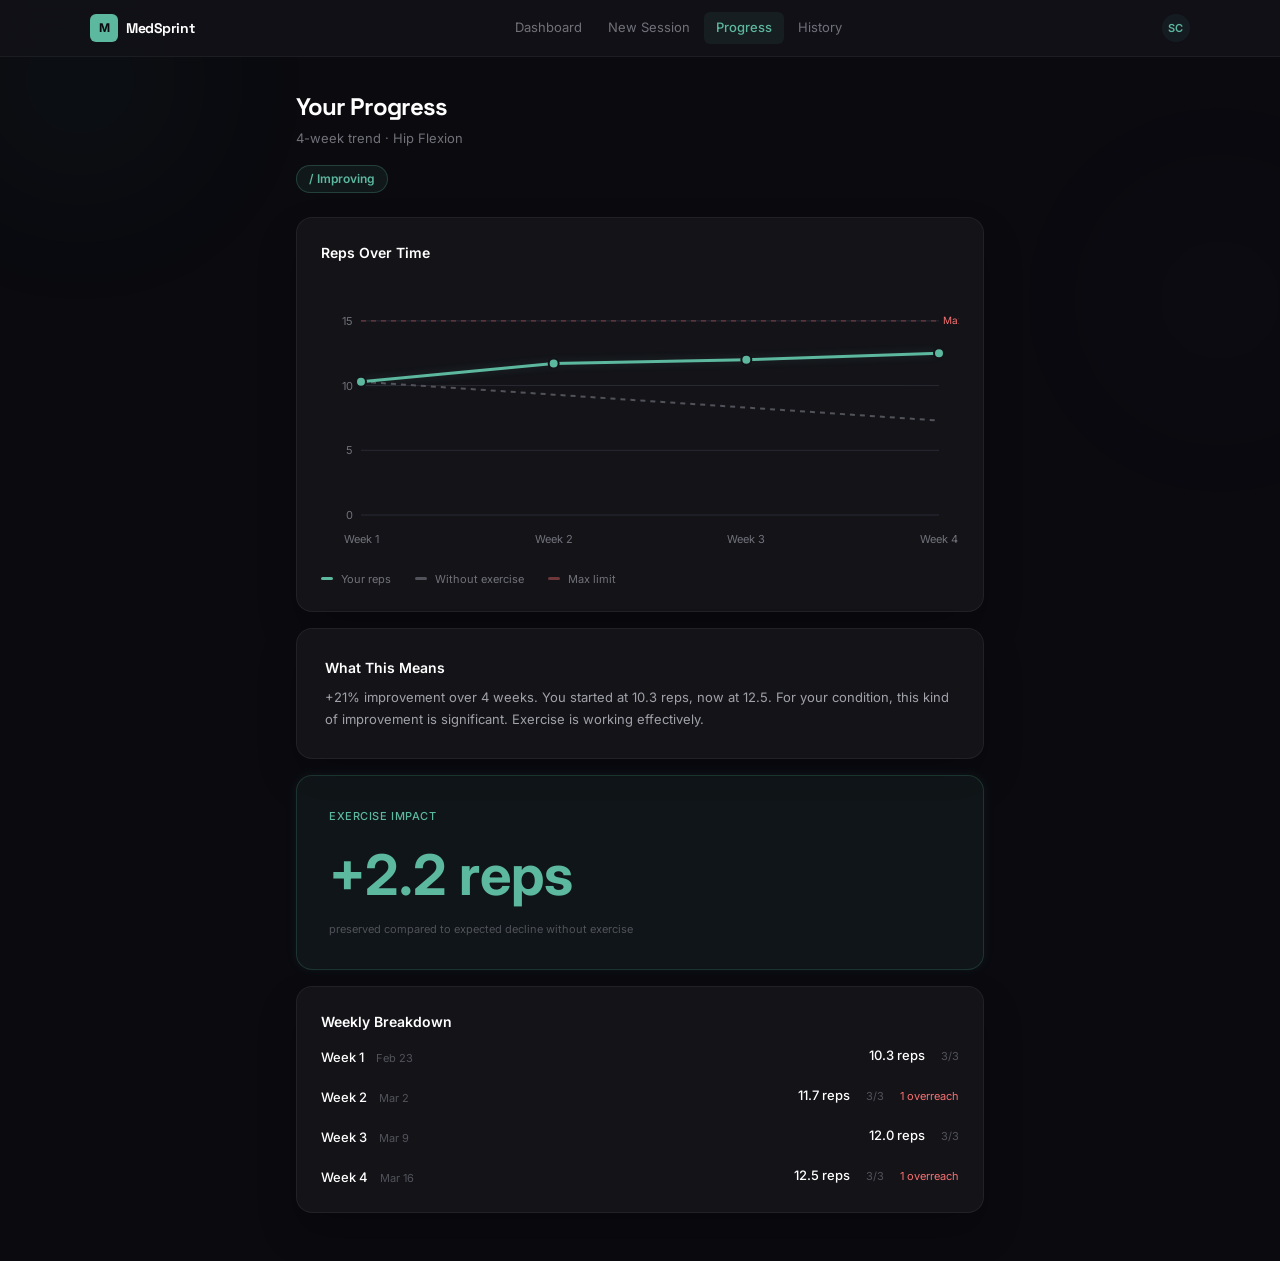
<file: progress.html>
<!DOCTYPE html>
<html lang="en">
<head>
  <meta charset="UTF-8">
  <meta name="viewport" content="width=device-width, initial-scale=1.0">
  <title>MedSprint — Progress</title>
  <link rel="stylesheet" href="styles.css">
</head>
<body>
  <nav class="nav">
    <div class="nav-inner">
      <a href="index.html" class="nav-logo">
        <div class="nav-logo-icon patient">M</div>
        <span class="nav-logo-text">MedSprint</span>
      </a>
      <div class="nav-links">
        <a href="dashboard.html" class="nav-link">Dashboard</a>
        <a href="session.html" class="nav-link">New Session</a>
        <a href="progress.html" class="nav-link active patient">Progress</a>
        <a href="history.html" class="nav-link">History</a>
      </div>
      <div class="nav-avatar patient">SC</div>
    </div>
  </nav>

  <div class="page fade-in" style="max-width:720px">
    <h1>Your Progress</h1>
    <p class="subtitle mb-4">4-week trend &middot; Hip Flexion</p>

    <span class="badge badge-accent mb-6">/ Improving</span>

    <!-- Canvas Chart -->
    <div class="card" style="padding:24px">
      <h2>Reps Over Time</h2>
      <div class="chart-container" style="height:280px">
        <canvas id="trendChart"></canvas>
      </div>
      <div class="flex gap-6 mt-4 text-xs text-dim">
        <span class="flex items-center gap-2"><span style="width:12px;height:3px;background:var(--accent);border-radius:2px;display:inline-block"></span> Your reps</span>
        <span class="flex items-center gap-2"><span style="width:12px;height:3px;background:var(--text-faint);border-radius:2px;display:inline-block;border-top:1px dashed var(--text-faint)"></span> Without exercise</span>
        <span class="flex items-center gap-2"><span style="width:12px;height:3px;background:rgba(248,113,113,0.4);border-radius:2px;display:inline-block"></span> Max limit</span>
      </div>
    </div>

    <!-- What this means -->
    <div class="card" style="padding:28px">
      <h2 style="margin-bottom:8px">What This Means</h2>
      <p class="text-sm" style="color:var(--text-muted);line-height:1.7">
        +21% improvement over 4 weeks. You started at 10.3 reps, now at 12.5.
        For your condition, this kind of improvement is significant. Exercise is working effectively.
      </p>
    </div>

    <!-- Exercise impact — hero stat -->
    <div class="card card-accent glow-accent" style="padding:32px">
      <p class="label text-accent">Exercise Impact</p>
      <p style="font-size:56px;font-weight:700;color:var(--accent);margin:8px 0 4px">+2.2 reps</p>
      <p class="text-xs text-faint">preserved compared to expected decline without exercise</p>
    </div>

    <!-- Weekly breakdown — simple list -->
    <div class="card" style="padding:24px">
      <h2>Weekly Breakdown</h2>
      <div style="display:flex;flex-direction:column;gap:16px">
        <div class="flex items-center justify-between">
          <div><span class="text-sm font-medium text-white">Week 1</span> <span class="text-xs text-faint" style="margin-left:8px">Feb 23</span></div>
          <div class="flex items-center gap-4"><span class="text-sm font-medium text-white">10.3 reps</span><span class="text-xs text-faint">3/3</span></div>
        </div>
        <div class="flex items-center justify-between">
          <div><span class="text-sm font-medium text-white">Week 2</span> <span class="text-xs text-faint" style="margin-left:8px">Mar 2</span></div>
          <div class="flex items-center gap-4"><span class="text-sm font-medium text-white">11.7 reps</span><span class="text-xs text-faint">3/3</span><span class="text-xs text-danger">1 overreach</span></div>
        </div>
        <div class="flex items-center justify-between">
          <div><span class="text-sm font-medium text-white">Week 3</span> <span class="text-xs text-faint" style="margin-left:8px">Mar 9</span></div>
          <div class="flex items-center gap-4"><span class="text-sm font-medium text-white">12.0 reps</span><span class="text-xs text-faint">3/3</span></div>
        </div>
        <div class="flex items-center justify-between">
          <div><span class="text-sm font-medium text-white">Week 4</span> <span class="text-xs text-faint" style="margin-left:8px">Mar 16</span></div>
          <div class="flex items-center gap-4"><span class="text-sm font-medium text-white">12.5 reps</span><span class="text-xs text-faint">3/3</span><span class="text-xs text-danger">1 overreach</span></div>
        </div>
      </div>
    </div>
  </div>

  <script>
    // Simple canvas chart — no libraries
    const canvas = document.getElementById('trendChart');
    const ctx = canvas.getContext('2d');
    const dpr = window.devicePixelRatio || 1;

    function draw() {
      const rect = canvas.parentElement.getBoundingClientRect();
      canvas.width = rect.width * dpr;
      canvas.height = rect.height * dpr;
      canvas.style.width = rect.width + 'px';
      canvas.style.height = rect.height + 'px';
      ctx.scale(dpr, dpr);

      const W = rect.width, H = rect.height;
      const pad = { top: 20, right: 20, bottom: 40, left: 40 };
      const cW = W - pad.left - pad.right;
      const cH = H - pad.top - pad.bottom;

      const weeks = ['Week 1', 'Week 2', 'Week 3', 'Week 4'];
      const actual = [10.3, 11.7, 12.0, 12.5];
      const expected = [10.3, 9.3, 8.3, 7.3];
      const maxLine = 15;
      const yMin = 0, yMax = 17;

      function x(i) { return pad.left + (i / (weeks.length - 1)) * cW; }
      function y(v) { return pad.top + (1 - (v - yMin) / (yMax - yMin)) * cH; }

      // Grid lines
      ctx.strokeStyle = '#2a2a35';
      ctx.lineWidth = 1;
      for (let v = 0; v <= yMax; v += 5) {
        ctx.beginPath();
        ctx.moveTo(pad.left, y(v));
        ctx.lineTo(W - pad.right, y(v));
        ctx.stroke();
        ctx.fillStyle = '#71717a';
        ctx.font = '11px Inter, sans-serif';
        ctx.textAlign = 'right';
        ctx.fillText(v, pad.left - 8, y(v) + 4);
      }

      // X labels
      ctx.textAlign = 'center';
      ctx.fillStyle = '#71717a';
      weeks.forEach((w, i) => { ctx.fillText(w, x(i), H - 12); });

      // Max line (dashed red)
      ctx.setLineDash([5, 5]);
      ctx.strokeStyle = 'rgba(248,113,113,0.3)';
      ctx.lineWidth = 1.5;
      ctx.beginPath();
      ctx.moveTo(pad.left, y(maxLine));
      ctx.lineTo(W - pad.right, y(maxLine));
      ctx.stroke();
      ctx.fillStyle = '#f87171';
      ctx.font = '10px Inter, sans-serif';
      ctx.textAlign = 'left';
      ctx.fillText('Max', W - pad.right + 4, y(maxLine) + 3);

      // Expected decline (dashed gray)
      ctx.strokeStyle = '#52525b';
      ctx.lineWidth = 2;
      ctx.beginPath();
      expected.forEach((v, i) => { i === 0 ? ctx.moveTo(x(i), y(v)) : ctx.lineTo(x(i), y(v)); });
      ctx.stroke();
      ctx.setLineDash([]);

      // Actual line (glowing green)
      ctx.strokeStyle = '#5db8a0';
      ctx.lineWidth = 3;
      ctx.shadowColor = 'rgba(93,184,160,0.2)';
      ctx.shadowBlur = 8;
      ctx.beginPath();
      actual.forEach((v, i) => { i === 0 ? ctx.moveTo(x(i), y(v)) : ctx.lineTo(x(i), y(v)); });
      ctx.stroke();
      ctx.shadowBlur = 0;

      // Dots
      actual.forEach((v, i) => {
        ctx.beginPath();
        ctx.arc(x(i), y(v), 5, 0, Math.PI * 2);
        ctx.fillStyle = '#5db8a0';
        ctx.fill();
        ctx.strokeStyle = '#131318';
        ctx.lineWidth = 2;
        ctx.stroke();
      });
    }

    draw();
    window.addEventListener('resize', draw);
  </script>
</body>
</html>
</file>
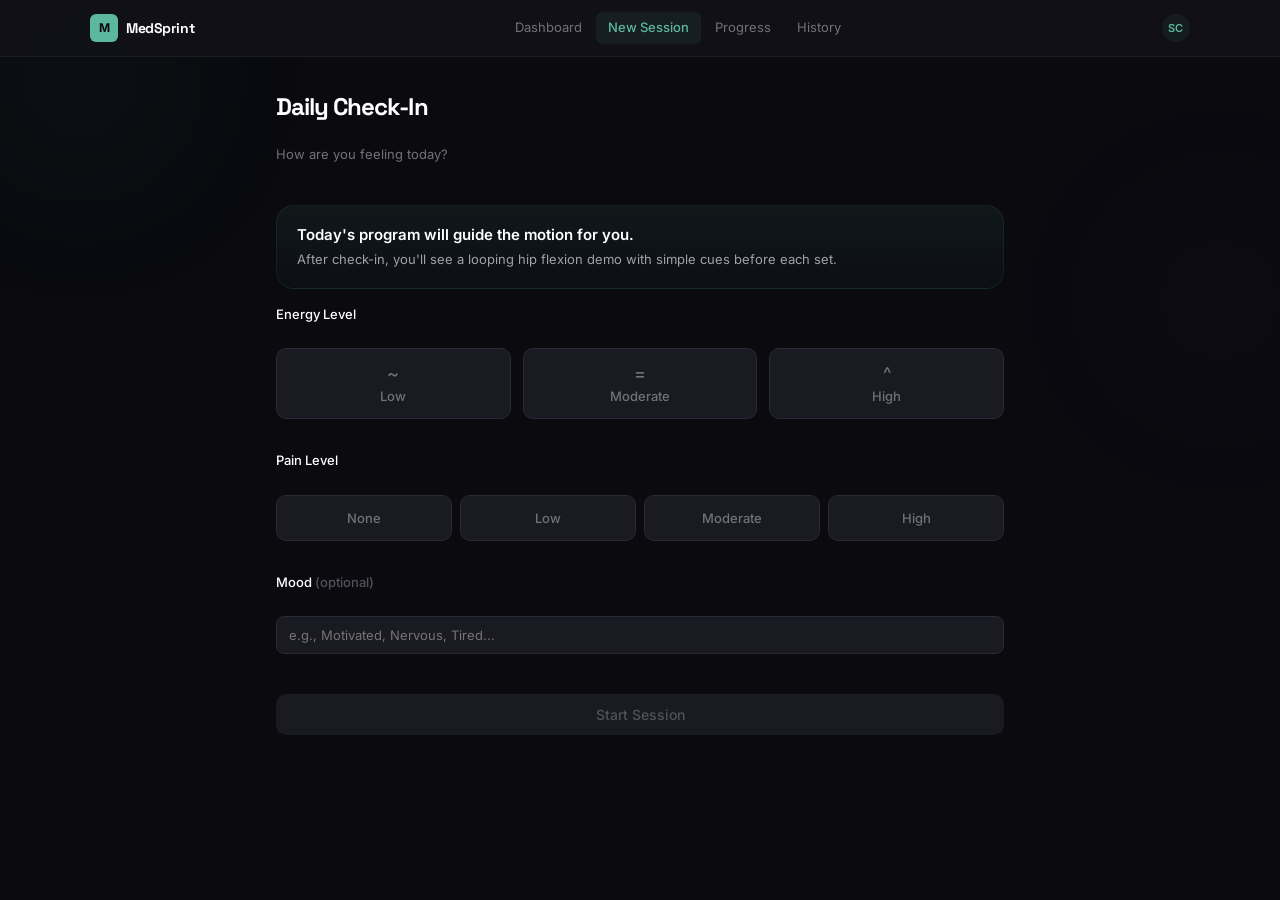
<file: session.html>
<!DOCTYPE html>
<html lang="en">
<head>
  <meta charset="UTF-8">
  <meta name="viewport" content="width=device-width, initial-scale=1.0">
  <title>MedSprint — Exercise Session</title>
  <link rel="stylesheet" href="styles.css">
</head>
<body>
  <nav class="nav">
    <div class="nav-inner">
      <a href="index.html" class="nav-logo">
        <div class="nav-logo-icon patient">M</div>
        <span class="nav-logo-text">MedSprint</span>
      </a>
      <div class="nav-links">
        <a href="dashboard.html" class="nav-link">Dashboard</a>
        <a href="session.html" class="nav-link active patient">New Session</a>
        <a href="progress.html" class="nav-link">Progress</a>
        <a href="history.html" class="nav-link">History</a>
      </div>
      <div class="nav-avatar patient">SC</div>
    </div>
  </nav>

  <div class="page session-shell">
    <!-- Phase containers -->
    <div id="phase-checkin" class="fade-in phase-stack">
      <h1>Daily Check-In</h1>
      <p class="subtitle mb-6">How are you feeling today?</p>

      <div class="session-intro">
        <p class="session-intro-title">Today's program will guide the motion for you.</p>
        <p class="session-intro-copy">After check-in, you'll see a looping hip flexion demo with simple cues before each set.</p>
      </div>

      <label class="text-sm font-medium text-white" style="display:block;margin-bottom:8px">Energy Level</label>
      <div class="grid-3 mb-4">
        <button class="select-btn energy-btn" data-value="Low"><span class="icon">~</span>Low</button>
        <button class="select-btn energy-btn" data-value="Moderate"><span class="icon">=</span>Moderate</button>
        <button class="select-btn energy-btn" data-value="High"><span class="icon">^</span>High</button>
      </div>

      <label class="text-sm font-medium text-white" style="display:block;margin-bottom:8px">Pain Level</label>
      <div class="grid-4 mb-4">
        <button class="select-btn pain-btn" data-value="None">None</button>
        <button class="select-btn pain-btn" data-value="Low">Low</button>
        <button class="select-btn pain-btn" data-value="Moderate">Moderate</button>
        <button class="select-btn pain-btn" data-value="High">High</button>
      </div>

      <label class="text-sm font-medium text-white" style="display:block;margin-bottom:8px">Mood <span class="text-faint">(optional)</span></label>
      <input type="text" class="input mb-6" placeholder="e.g., Motivated, Nervous, Tired..." id="mood-input">

      <button class="btn btn-disabled btn-block" id="start-btn" disabled>Start Session</button>
      <p class="text-xs text-faint text-center mt-2" id="checkin-hint" style="display:none">We'll adjust your starting reps based on your check-in.</p>
    </div>

    <div id="phase-exercise" class="fade-in hidden">
      <div class="session-layout">
        <div class="session-main">
          <div class="flex gap-2 mb-8" id="set-progress"></div>

          <div class="text-center mb-2">
            <p class="label mb-1">Hip Flexion</p>
            <h1 style="font-size:40px" id="set-title">Set 1</h1>
            <p class="text-sm text-faint">of 3 sets</p>
          </div>

          <div class="card card-glow text-center" style="padding:32px">
            <p class="label mb-3">Recommended Reps</p>
            <p class="huge-number text-accent" id="rec-reps">12</p>
            <p class="text-xs text-faint mt-1">Max today: 15 reps</p>
            <p class="text-xs text-faint mt-1" id="rec-reason"></p>
          </div>

          <div id="feedback-box" class="card hidden" style="background:var(--surface-2)">
            <p class="text-xs font-medium text-faint mb-1">Last set feedback</p>
            <p class="text-sm text-white" id="feedback-text"></p>
          </div>

          <p class="text-xs text-faint text-center mb-4">Resistance band, seated &middot; Smooth, controlled movement</p>
          <button class="btn btn-primary btn-block" id="log-btn">Log This Set</button>

          <div id="completed-sets" class="mt-4"></div>
        </div>

        <aside class="session-guide">
          <div class="guide-card">
            <div class="guide-topline">
              <div>
                <p class="guide-title">Animated Motion Guide</p>
                <p class="guide-subtitle">Looping visual demo for seated hip flexion.</p>
              </div>
              <span class="guide-chip">Auto-play</span>
            </div>

            <div class="guide-stage" aria-hidden="true">
              <div class="guide-chair-back"></div>
              <div class="guide-chair-seat"></div>
              <div class="guide-chair-leg left"></div>
              <div class="guide-chair-leg right"></div>
              <div class="guide-chair-foot left"></div>
              <div class="guide-chair-foot right"></div>

              <div class="guide-person">
                <div class="guide-head"></div>
                <div class="guide-torso"></div>
                <div class="guide-arm"></div>
                <div class="guide-hip"></div>
                <div class="guide-leg-static"></div>
                <div class="guide-calf-static"></div>
                <div class="guide-leg-active"></div>
                <div class="guide-calf-active"></div>
                <div class="guide-band"></div>
                <div class="guide-wave"></div>
              </div>
            </div>

            <div class="guide-steps">
              <div class="guide-step">
                <span class="guide-step-num">1</span>
                <div>
                  <p>Sit tall</p>
                  <p>Keep your back supported and shoulders relaxed.</p>
                </div>
              </div>
              <div class="guide-step">
                <span class="guide-step-num">2</span>
                <div>
                  <p>Lift with control</p>
                  <p>Bring the knee upward slowly without leaning backward.</p>
                </div>
              </div>
              <div class="guide-step">
                <span class="guide-step-num">3</span>
                <div>
                  <p>Lower smoothly</p>
                  <p>Return to the start position without dropping the leg.</p>
                </div>
              </div>
            </div>
          </div>
        </aside>
      </div>
    </div>

    <div id="phase-logging" class="fade-in hidden">
      <h1 id="log-title">Hip Flexion — Set 1</h1>
      <p class="subtitle mb-6">How did it go?</p>

      <label class="text-sm font-medium text-white" style="display:block;margin-bottom:8px">Reps Completed</label>
      <div class="stepper mb-2">
        <button class="stepper-btn" id="reps-minus">-</button>
        <input type="number" class="input input-big" id="reps-input" value="12">
        <button class="stepper-btn" id="reps-plus">+</button>
      </div>
      <p class="text-xs text-faint text-center mb-6" id="reps-hint">Recommended: 12 &middot; Max: 15</p>

      <label class="text-sm font-medium text-white" style="display:block;margin-bottom:12px">How hard did that feel?</label>
      <input type="range" min="1" max="10" value="5" id="effort-slider">
      <div class="flex justify-between text-xs text-faint mt-2 mb-2">
        <span>Easy (1)</span>
        <span style="font-size:17px;font-weight:600" id="effort-value">5</span>
        <span>Max effort (10)</span>
      </div>
      <div class="text-center mb-6">
        <span class="badge badge-accent" id="effort-label">Moderate</span>
      </div>

      <button class="btn btn-primary btn-block" id="submit-set-btn">Log & Continue</button>
    </div>

    <div id="phase-summary" class="fade-in hidden">
      <div class="text-center mb-4">
        <div id="summary-badge" class="badge badge-accent" style="font-size:13px;padding:8px 16px">Safe Session</div>
      </div>
      <h1 class="text-center mb-2">Session Complete</h1>
      <p class="text-sm text-dim text-center mb-6" id="summary-message"></p>

      <div class="grid-2 mb-4">
        <div class="card stat"><div class="stat-value" id="sum-reps">--</div><div class="stat-label">Total Reps</div></div>
        <div class="card stat"><div class="stat-value" id="sum-fatigue">--</div><div class="stat-label">Avg Fatigue</div></div>
      </div>

      <div class="card" id="sum-breakdown">
        <h2>Set Breakdown</h2>
      </div>

      <div class="card card-accent glow-accent text-center">
        <p class="label text-accent">Stability Streak</p>
        <p class="big-number text-accent">13 sessions</p>
        <p class="text-xs text-faint mt-1">Maintaining strength and not overdoing it. That's the win.</p>
      </div>

      <div id="overreach-warning" class="card card-warning hidden">
        <p class="text-sm text-warning">Fatigue was detected during your session. We pulled back to keep you safe.</p>
      </div>

      <div class="flex gap-3 mt-2">
        <a href="dashboard.html" class="btn btn-secondary" style="flex:1;text-align:center">Dashboard</a>
        <a href="progress.html" class="btn btn-primary" style="flex:1;text-align:center">View Progress</a>
      </div>
    </div>
  </div>

  <script>
    // ─── Algorithm ───
    function calcStartingReps(prescribed, max, energy, pain) {
      const eMult = { Low: 0.75, Moderate: 1.0, High: 1.15 }[energy];
      const pMult = { None: 1.0, Low: 0.95, Moderate: 0.88, High: 0.75 }[pain];
      return Math.min(Math.max(Math.round(prescribed * eMult * pMult), 5), max);
    }

    function calcFatigue(repsThis, repsPrev, peThis, peBase) {
      const drop = repsPrev > 0 ? Math.max(0, (repsPrev - repsThis) / repsPrev * 100) : 0;
      const peInc = Math.max(0, peThis - peBase);
      return Math.min(drop * 0.6 + (peInc > 3 ? peInc * 12 : peInc * 10), 100);
    }

    function recommend(reps, prescribed, max, fatigue) {
      if (fatigue < 25) {
        if (reps >= prescribed && reps < max) return { r: reps + 1, msg: "You're holding steady! Try +1 if you feel good.", level: 'Low' };
        if (reps >= max) return { r: reps, msg: "At max safe intensity. Hold steady.", level: 'Low' };
        return { r: Math.min(reps + 1, prescribed), msg: "Recovering. Increase back toward target.", level: 'Low' };
      }
      if (fatigue < 40) return { r: reps, msg: "Slight fatigue building. Maintain this level.", level: 'Moderate' };
      if (fatigue < 60) return { r: Math.max(reps - 1, 5), msg: "Fatigue rising. Reduce next set by 1 rep to stay safe.", level: 'High' };
      return { r: Math.max(reps - 2, 5), msg: "Fatigue spike detected. Pulling back to protect you.", level: 'VeryHigh' };
    }

    function dotClass(level) {
      return { Low: 'dot-green', Moderate: 'dot-yellow', High: 'dot-orange', VeryHigh: 'dot-red' }[level] || 'dot-green';
    }

    // ─── State ───
    let energy = null, pain = null;
    let currentSet = 1, totalSets = 3;
    let recReps = 12, prescribed = 12, maxReps = 15;
    let sets = []; // { reps, pe, fatigue, level, msg }

    // ─── Check-in ───
    document.querySelectorAll('.energy-btn').forEach(btn => {
      btn.addEventListener('click', () => {
        document.querySelectorAll('.energy-btn').forEach(b => b.classList.remove('selected'));
        btn.classList.add('selected');
        energy = btn.dataset.value;
        checkReady();
      });
    });
    document.querySelectorAll('.pain-btn').forEach(btn => {
      btn.addEventListener('click', () => {
        document.querySelectorAll('.pain-btn').forEach(b => b.classList.remove('selected'));
        btn.classList.add('selected');
        pain = btn.dataset.value;
        checkReady();
      });
    });

    function checkReady() {
      const ready = energy && pain;
      const btn = document.getElementById('start-btn');
      btn.disabled = !ready;
      btn.className = ready ? 'btn btn-primary btn-block' : 'btn btn-disabled btn-block';
      document.getElementById('checkin-hint').style.display = ready ? 'block' : 'none';
    }

    document.getElementById('start-btn').addEventListener('click', () => {
      recReps = calcStartingReps(prescribed, maxReps, energy, pain);
      showPhase('exercise');
      updateExercise();
    });

    // ─── Exercise ───
    function updateExercise() {
      document.getElementById('set-title').textContent = `Set ${currentSet}`;
      document.getElementById('rec-reps').textContent = recReps;
      document.getElementById('reps-input').value = recReps;
      document.getElementById('reps-hint').textContent = `Recommended: ${recReps} · Max: ${maxReps}`;

      if (currentSet === 1) {
        document.getElementById('rec-reason').textContent = `Adjusted from ${prescribed} · ${energy.toLowerCase()} energy${pain !== 'None' ? ', ' + pain.toLowerCase() + ' pain' : ''}`;
      } else {
        document.getElementById('rec-reason').textContent = '';
      }

      // Progress dots
      let html = '';
      for (let i = 0; i < totalSets; i++) {
        const pct = i < currentSet - 1 ? 100 : i === currentSet - 1 ? 50 : 0;
        html += `<div class="progress-track"><div class="progress-fill" style="width:${pct}%"></div></div>`;
      }
      document.getElementById('set-progress').innerHTML = html;

      // Feedback
      if (sets.length > 0) {
        document.getElementById('feedback-box').classList.remove('hidden');
        document.getElementById('feedback-text').textContent = sets[sets.length - 1].msg;
      }

      // Completed sets list
      let setsHtml = '';
      sets.forEach(s => {
        setsHtml += `<div class="card set-summary-card">
          <span class="text-dim text-sm">Set ${s.setNum}</span>
          <span class="flex items-center gap-3"><span class="font-medium text-white text-sm">${s.reps} reps</span><span class="text-xs text-faint">PE: ${s.pe}</span><span class="dot dot-sm ${dotClass(s.level)}" style="box-shadow:0 0 6px currentColor"></span></span>
        </div>`;
      });
      document.getElementById('completed-sets').innerHTML = setsHtml;
    }

    document.getElementById('log-btn').addEventListener('click', () => {
      document.getElementById('log-title').textContent = `Hip Flexion — Set ${currentSet}`;
      document.getElementById('submit-set-btn').textContent = currentSet >= totalSets ? 'Finish Session' : 'Log & Continue';
      showPhase('logging');
    });

    // ─── Logging ───
    const repsInput = document.getElementById('reps-input');
    document.getElementById('reps-minus').addEventListener('click', () => { repsInput.value = Math.max(0, +repsInput.value - 1); });
    document.getElementById('reps-plus').addEventListener('click', () => { repsInput.value = +repsInput.value + 1; });

    const effortSlider = document.getElementById('effort-slider');
    const effortValue = document.getElementById('effort-value');
    const effortLabel = document.getElementById('effort-label');

    effortSlider.addEventListener('input', () => {
      const v = +effortSlider.value;
      effortValue.textContent = v;
      const labels = { 1:'Easy',2:'Easy',3:'Easy',4:'Moderate',5:'Moderate',6:'Hard',7:'Hard',8:'Very Hard',9:'Very Hard',10:'Maximum' };
      const colors = { Easy:'#5db8a0', Moderate:'#4a9e89', Hard:'#fbbf24', 'Very Hard':'#f97316', Maximum:'#f87171' };
      const l = labels[v];
      effortLabel.textContent = l;
      effortValue.style.color = colors[l];
      effortLabel.style.background = colors[l] + '18';
      effortLabel.style.color = colors[l];
      effortLabel.style.borderColor = colors[l] + '40';
    });

    document.getElementById('submit-set-btn').addEventListener('click', () => {
      const reps = +repsInput.value;
      const pe = +effortSlider.value;
      const peBase = sets.length === 0 ? pe : sets[0].pe;
      const repsPrev = sets.length > 0 ? sets[sets.length - 1].reps : reps;
      const fatigue = sets.length === 0 ? 0 : calcFatigue(reps, repsPrev, pe, peBase);
      const rec = recommend(reps, prescribed, maxReps, fatigue);

      sets.push({ setNum: currentSet, reps, pe, fatigue, level: rec.level, msg: rec.msg });

      if (currentSet >= totalSets) {
        showSummary();
      } else {
        recReps = rec.r;
        currentSet++;
        showPhase('exercise');
        updateExercise();
      }
    });

    // ─── Summary ───
    function showSummary() {
      const avgFatigue = sets.reduce((s, x) => s + x.fatigue, 0) / sets.length;
      const overreach = sets.filter(s => s.fatigue > 60).length;
      const totalReps = sets.reduce((s, x) => s + x.reps, 0);

      let classification, message, badgeClass;
      if (overreach > 0) { classification = 'Overreach-averted'; message = 'You pushed hard today, but we caught the fatigue spike and pulled back.'; badgeClass = 'badge-danger'; }
      else if (avgFatigue < 25) { classification = 'Light Session'; message = "Light session today — you're recovering well. Your body is fresh."; badgeClass = 'badge-info'; }
      else if (avgFatigue < 50) { classification = 'Safe Session'; message = 'Great session. You completed all reps safely within your limits.'; badgeClass = 'badge-accent'; }
      else { classification = 'Fatigue-heavy'; message = "Full workout today. You're at the edge of your limit. Rest well tonight."; badgeClass = 'badge-warning'; }

      document.getElementById('summary-badge').textContent = classification;
      document.getElementById('summary-badge').className = `badge ${badgeClass}`;
      document.getElementById('summary-message').textContent = message;
      document.getElementById('sum-reps').textContent = `${totalReps}/${prescribed * totalSets}`;
      document.getElementById('sum-fatigue').textContent = Math.round(avgFatigue);

      if (overreach > 0) document.getElementById('overreach-warning').classList.remove('hidden');

      let html = '<h2>Set Breakdown</h2>';
      sets.forEach(s => {
        const fatigueLabel = s.fatigue < 25 ? 'Low' : s.fatigue < 40 ? 'Moderate' : s.fatigue < 60 ? 'High' : 'Very High';
        html += `<div class="flex items-center justify-between" style="padding:8px 0;${s.setNum > 1 ? 'border-top:1px solid rgba(42,42,53,0.5)' : ''}">
          <span class="flex items-center gap-3"><span class="dot ${dotClass(s.level)}"></span><span class="text-sm text-dim">Set ${s.setNum}</span></span>
          <span class="flex items-center gap-4"><span class="text-sm font-medium text-white">${s.reps} reps</span><span class="text-faint text-xs">PE: ${s.pe}</span><span class="text-faint text-xs">${fatigueLabel}</span></span>
        </div>`;
      });
      document.getElementById('sum-breakdown').innerHTML = html;

      showPhase('summary');
    }

    // ─── Phase management ───
    function showPhase(name) {
      ['checkin','exercise','logging','summary'].forEach(p => {
        const el = document.getElementById('phase-' + p);
        el.classList.add('hidden');
        el.classList.remove('fade-in');
      });
      const el = document.getElementById('phase-' + name);
      el.classList.remove('hidden');
      void el.offsetWidth; // trigger reflow
      el.classList.add('fade-in');
      window.scrollTo(0, 0);
    }
  </script>
</body>
</html>
</file>
<file: styles.css>
/* ─── MedSprint Demo — Global Styles ─── */
@import url('https://fonts.googleapis.com/css2?family=Inter:wght@400;500;600;700&family=Space+Grotesk:wght@500;700&display=swap');

*, *::before, *::after { box-sizing: border-box; margin: 0; padding: 0; }

:root {
  --bg: #0a0a0f;
  --surface: #131318;
  --surface-2: #1a1a22;
  --surface-3: #22222d;
  --border: #2a2a35;
  --border-light: #35354a;
  --text: #e4e4e7;
  --text-muted: #a1a1aa;
  --text-dim: #71717a;
  --text-faint: #52525b;
  --accent: #5db8a0;
  --accent-dim: #4a9e89;
  --danger: #f87171;
  --warning: #fbbf24;
  --info: #60a5fa;
  --physician: #a78bfa;
  --physician-dim: #8b72d4;
  --font: 'Inter', system-ui, -apple-system, sans-serif;
  --font-display: 'Space Grotesk', 'Inter', system-ui, sans-serif;
}

html { background: var(--bg); }
body {
  background: var(--bg);
  color: var(--text);
  font-family: var(--font);
  -webkit-font-smoothing: antialiased;
  min-height: 100vh;
  line-height: 1.5;
  position: relative;
  overflow-x: hidden;
}
body::before,
body::after {
  content: "";
  position: fixed;
  inset: auto;
  pointer-events: none;
  z-index: 0;
  filter: blur(90px);
  opacity: 0.18;
}
body::before {
  top: -80px;
  left: -80px;
  width: 320px;
  height: 320px;
  background: radial-gradient(circle, rgba(93,184,160,0.45) 0%, rgba(93,184,160,0) 72%);
}
body::after {
  right: -120px;
  top: 120px;
  width: 360px;
  height: 360px;
  background: radial-gradient(circle, rgba(167,139,250,0.2) 0%, rgba(167,139,250,0) 72%);
}
a { color: inherit; text-decoration: none; }
button { cursor: pointer; font-family: inherit; border: none; }
input, select, textarea { font-family: inherit; }

/* ─── Scrollbar ─── */
::-webkit-scrollbar { width: 5px; }
::-webkit-scrollbar-track { background: transparent; }
::-webkit-scrollbar-thumb { background: var(--border); border-radius: 3px; }

/* ─── Nav ─── */
.nav {
  position: sticky; top: 0; z-index: 50;
  background: rgba(19,19,24,0.84);
  border-bottom: 1px solid rgba(255,255,255,0.05);
  backdrop-filter: blur(16px);
  padding: 0 24px;
}
.nav-inner {
  max-width: 1100px;
  margin: 0 auto;
  display: flex;
  align-items: center;
  justify-content: space-between;
  height: 56px;
  gap: 16px;
}
.nav-logo {
  display: flex; align-items: center; gap: 8px;
}
.nav-logo-icon {
  width: 28px; height: 28px; border-radius: 6px;
  display: flex; align-items: center; justify-content: center;
  font-weight: 700; font-size: 12px;
}
.nav-logo-icon.patient { background: #5db8a0; color: #0a0a0f; }
.nav-logo-icon.physician { background: #a78bfa; color: #0a0a0f; }
.nav-logo-text { font-weight: 700; font-size: 14px; color: #fff; font-family: var(--font-display); letter-spacing: -0.02em; }
.nav-badge {
  font-size: 11px; padding: 2px 8px; border-radius: 99px; font-weight: 500;
  background: rgba(192,132,252,0.1); color: var(--physician);
}
.nav-links { display: flex; gap: 2px; }
.nav-link {
  padding: 6px 12px; border-radius: 6px; font-size: 13px;
  color: var(--text-dim); transition: all 0.15s;
}
.nav-link:hover { color: var(--text-muted); }
.nav-link.active { font-weight: 500; }
.nav-link.active.patient { background: rgba(93,184,160,0.08); color: var(--accent); }
.nav-link.active.physician { background: rgba(192,132,252,0.1); color: var(--physician); }
.nav-avatar {
  width: 28px; height: 28px; border-radius: 50%;
  display: flex; align-items: center; justify-content: center;
  font-size: 11px; font-weight: 600;
}
.nav-avatar.patient { background: rgba(93,184,160,0.08); color: var(--accent); }
.nav-avatar.physician { background: rgba(192,132,252,0.1); color: var(--physician); }

/* ─── Layout ─── */
.page { max-width: 640px; margin: 0 auto; padding: 32px 16px; position: relative; z-index: 1; }
.page.wide { max-width: 1100px; }

/* ─── Cards ─── */
.card {
  background: var(--surface);
  border: 1px solid rgba(255,255,255,0.06);
  border-radius: 16px;
  padding: 20px;
  margin-bottom: 16px;
  box-shadow: 0 20px 40px rgba(0,0,0,0.18);
}
.card-glow {
  border-color: rgba(110,231,183,0.15);
  box-shadow: 0 0 20px rgba(93,184,160,0.06), 0 0 60px rgba(110,231,183,0.03);
}
.card-accent {
  background: rgba(110,231,183,0.05);
  border-color: rgba(110,231,183,0.15);
}
.card-physician {
  background: rgba(192,132,252,0.05);
  border-color: rgba(192,132,252,0.15);
}
.card-warning {
  background: rgba(251,191,36,0.06);
  border-color: rgba(251,191,36,0.2);
}
.card-danger {
  background: rgba(248,113,113,0.06);
  border-color: rgba(248,113,113,0.15);
}

/* ─── Typography ─── */
h1 { font-size: 24px; font-weight: 700; color: #fff; font-family: var(--font-display); letter-spacing: -0.04em; }
h2 { font-size: 14px; font-weight: 600; color: #fff; margin-bottom: 12px; }
.subtitle { font-size: 13px; color: var(--text-dim); margin-top: 4px; }
.label {
  font-size: 11px; text-transform: uppercase; letter-spacing: 0.05em;
  font-weight: 500; color: var(--text-dim);
}
.big-number { font-size: 48px; font-weight: 700; }
.huge-number { font-size: 72px; font-weight: 700; }

/* ─── Badges ─── */
.badge {
  display: inline-flex; align-items: center; gap: 6px;
  padding: 4px 12px; border-radius: 99px;
  font-size: 12px; font-weight: 600;
}
.badge-accent { background: rgba(93,184,160,0.08); color: var(--accent); border: 1px solid rgba(110,231,183,0.2); }
.badge-info { background: rgba(96,165,250,0.1); color: var(--info); border: 1px solid rgba(96,165,250,0.2); }
.badge-danger { background: rgba(248,113,113,0.1); color: var(--danger); border: 1px solid rgba(248,113,113,0.2); }
.badge-warning { background: rgba(251,191,36,0.1); color: var(--warning); border: 1px solid rgba(251,191,36,0.2); }
.badge-physician { background: rgba(192,132,252,0.1); color: var(--physician); border: 1px solid rgba(192,132,252,0.2); }

/* ─── Buttons ─── */
.btn {
  display: inline-flex; align-items: center; justify-content: center;
  padding: 12px 24px; border-radius: 10px;
  font-size: 14px; font-weight: 500;
  transition: transform 0.15s ease, opacity 0.15s ease, border-color 0.15s ease, background 0.15s ease;
}
.btn-primary {
  background: linear-gradient(135deg, #7ce5cb 0%, #5db8a0 100%);
  color: #0a0a0f;
  box-shadow: 0 10px 30px rgba(93,184,160,0.24);
}
.btn:hover { transform: translateY(-1px); }
.btn-primary:hover { opacity: 0.94; }
.btn-secondary {
  background: var(--surface-2);
  color: var(--text);
  border: 1px solid var(--border);
}
.btn-physician {
  background: #a78bfa;
  color: #0a0a0f;
}
.btn-block { width: 100%; }
.btn-disabled {
  background: var(--surface-2); color: var(--text-faint);
  cursor: not-allowed;
}

/* ─── Grid ─── */
.grid-2 { display: grid; grid-template-columns: 1fr 1fr; gap: 12px; }
.grid-3 { display: grid; grid-template-columns: 1fr 1fr 1fr; gap: 12px; }
.grid-4 { display: grid; grid-template-columns: 1fr 1fr 1fr 1fr; gap: 8px; }
.grid-sidebar { display: grid; grid-template-columns: 2fr 1fr; gap: 24px; }

/* ─── Stat ─── */
.stat { text-align: center; padding: 16px; }
.stat-value { font-size: 24px; font-weight: 700; color: #fff; }
.stat-label { font-size: 11px; color: var(--text-faint); margin-top: 2px; }

/* ─── Row ─── */
.row {
  display: flex; align-items: center; justify-content: space-between;
  padding: 8px 0;
}
.row + .row { border-top: 1px solid rgba(42,42,53,0.5); }
.row-label { font-size: 13px; color: var(--text-dim); }
.row-value { font-size: 13px; font-weight: 500; color: #fff; }

/* ─── Dot (fatigue indicator) ─── */
.dot {
  width: 8px; height: 8px; border-radius: 50%; display: inline-block;
}
.dot-sm { width: 6px; height: 6px; }
.dot-green { background: #5db8a0; box-shadow: 0 0 6px rgba(93,184,160,0.3); }
.dot-yellow { background: #fbbf24; box-shadow: 0 0 6px rgba(251,191,36,0.5); }
.dot-orange { background: #f97316; box-shadow: 0 0 6px rgba(249,115,22,0.5); }
.dot-red { background: #f87171; box-shadow: 0 0 6px rgba(248,113,113,0.5); }
.dot-blue { background: #60a5fa; box-shadow: 0 0 6px rgba(96,165,250,0.5); }

/* ─── Progress bar ─── */
.progress-track {
  flex: 1; height: 4px; border-radius: 2px;
  background: var(--border);
  overflow: hidden;
}
.progress-fill {
  height: 100%; border-radius: 2px;
  background: #5db8a0;
  transition: width 0.5s ease;
}

/* ─── Select buttons (for check-in) ─── */
.select-btn {
  padding: 14px; border-radius: 10px;
  background: var(--surface-2);
  border: 1px solid var(--border);
  color: var(--text-dim);
  font-size: 13px; font-weight: 500;
  text-align: center;
  transition: all 0.15s;
  cursor: pointer;
}
.select-btn:hover { border-color: var(--border-light); }
.select-btn.selected {
  background: rgba(93,184,160,0.06);
  border-color: rgba(93,184,160,0.15);
  color: var(--accent);
  box-shadow: 0 0 15px rgba(93,184,160,0.06);
}
.select-btn .icon {
  font-size: 18px; display: block; margin-bottom: 4px; color: inherit;
}

/* ─── Input ─── */
.input {
  width: 100%; padding: 10px 12px; border-radius: 8px;
  background: var(--surface-2);
  border: 1px solid var(--border);
  color: var(--text);
  font-size: 13px;
  outline: none;
}
.input:focus { border-color: var(--border-light); }
.input-big {
  text-align: center; font-size: 28px; font-weight: 700;
  color: var(--accent); padding: 12px;
}
.stepper {
  display: flex; align-items: center; gap: 12px;
}
.stepper-btn {
  width: 48px; height: 48px; border-radius: 10px;
  background: var(--surface-2);
  border: 1px solid var(--border);
  color: var(--text); font-size: 18px; font-weight: 700;
}

/* ─── Range ─── */
input[type="range"] {
  -webkit-appearance: none; width: 100%;
  height: 6px; border-radius: 3px;
  background: var(--border); outline: none;
}
input[type="range"]::-webkit-slider-thumb {
  -webkit-appearance: none;
  width: 20px; height: 20px; border-radius: 50%;
  background: var(--accent); cursor: pointer;
  box-shadow: 0 0 10px rgba(93,184,160,0.15);
}

/* ─── Table ─── */
.table { width: 100%; border-collapse: collapse; font-size: 13px; }
.table th {
  text-align: left; padding: 8px; font-size: 11px;
  font-weight: 500; color: var(--text-faint);
  border-bottom: 1px solid var(--border);
}
.table td {
  padding: 10px 8px;
  border-bottom: 1px solid rgba(42,42,53,0.4);
}
.table td.num { font-weight: 500; color: #fff; }

/* ─── Session list ─── */
.session-item {
  background: var(--surface);
  border: 1px solid var(--border);
  border-radius: 12px;
  margin-bottom: 8px;
  overflow: hidden;
}
.session-header {
  display: flex; align-items: center; justify-content: space-between;
  padding: 16px 20px;
  cursor: pointer; transition: background 0.1s;
  width: 100%; background: transparent; color: inherit;
  text-align: left;
}
.session-header:hover { background: rgba(255,255,255,0.02); }
.session-detail {
  padding: 0 20px 16px;
  border-top: 1px solid var(--border);
  padding-top: 12px;
  display: none;
}
.session-detail.open { display: block; }

/* ─── Chart canvas container ─── */
.chart-container {
  position: relative; width: 100%; height: 240px;
}
.chart-container canvas { width: 100% !important; height: 100% !important; }

/* ─── Landing ─── */
.landing-main {
  min-height: calc(100vh - 57px);
  padding: 40px 24px 56px;
  position: relative;
  z-index: 1;
}
.landing-shell {
  max-width: 1120px;
  margin: 0 auto;
}
.landing-hero {
  display: grid;
  grid-template-columns: minmax(0, 1.15fr) minmax(320px, 0.85fr);
  gap: 28px;
  align-items: stretch;
}
.hero-copy,
.hero-panel {
  position: relative;
}
.hero-copy {
  padding: 28px 0 8px;
}
.hero-kicker {
  display: inline-flex;
  align-items: center;
  gap: 10px;
  padding: 8px 14px;
  border-radius: 999px;
  border: 1px solid rgba(124,229,203,0.18);
  background: rgba(93,184,160,0.08);
  color: #b7f2e4;
  font-size: 12px;
  font-weight: 600;
  margin-bottom: 18px;
}
.hero-kicker-dot {
  width: 7px;
  height: 7px;
  border-radius: 50%;
  background: var(--accent);
  box-shadow: 0 0 12px rgba(93,184,160,0.7);
}
.hero-title {
  font-size: clamp(3rem, 7vw, 5.6rem);
  line-height: 0.94;
  margin-bottom: 18px;
}
.hero-title .accent-text {
  color: #90f0d8;
}
.hero-text {
  max-width: 620px;
  font-size: 17px;
  color: var(--text-muted);
  margin-bottom: 24px;
}
.hero-actions {
  display: flex;
  flex-wrap: wrap;
  gap: 12px;
  margin-bottom: 24px;
}
.hero-meta {
  display: flex;
  flex-wrap: wrap;
  gap: 10px;
}
.metric-chip {
  min-width: 126px;
  padding: 12px 14px;
  border-radius: 14px;
  border: 1px solid rgba(255,255,255,0.06);
  background: rgba(255,255,255,0.03);
}
.metric-chip strong {
  display: block;
  font-size: 20px;
  font-family: var(--font-display);
  color: #fff;
}
.metric-chip span {
  display: block;
  margin-top: 4px;
  font-size: 11px;
  color: var(--text-faint);
  text-transform: uppercase;
  letter-spacing: 0.08em;
}
.hero-panel {
  background:
    linear-gradient(180deg, rgba(255,255,255,0.06), rgba(255,255,255,0.02)),
    radial-gradient(circle at top left, rgba(93,184,160,0.16), rgba(93,184,160,0) 45%),
    var(--surface);
  border: 1px solid rgba(255,255,255,0.08);
  border-radius: 28px;
  padding: 22px;
  box-shadow: 0 30px 80px rgba(0,0,0,0.32);
  overflow: hidden;
}
.hero-panel::after {
  content: "";
  position: absolute;
  inset: auto -30px -60px auto;
  width: 180px;
  height: 180px;
  background: radial-gradient(circle, rgba(167,139,250,0.18), rgba(167,139,250,0) 70%);
  filter: blur(24px);
}
.panel-label {
  display: inline-flex;
  align-items: center;
  gap: 8px;
  padding: 6px 10px;
  border-radius: 999px;
  background: rgba(255,255,255,0.05);
  color: var(--text-muted);
  font-size: 11px;
  text-transform: uppercase;
  letter-spacing: 0.08em;
}
.panel-stack {
  display: flex;
  flex-direction: column;
  gap: 14px;
  margin-top: 18px;
}
.signal-card {
  padding: 18px;
  border-radius: 20px;
  border: 1px solid rgba(255,255,255,0.06);
  background: rgba(10,10,15,0.46);
}
.signal-row {
  display: flex;
  justify-content: space-between;
  align-items: flex-start;
  gap: 12px;
}
.signal-value {
  font-size: 34px;
  line-height: 1;
  font-family: var(--font-display);
  color: #fff;
}
.signal-caption {
  color: var(--text-muted);
  font-size: 13px;
  margin-top: 6px;
}
.signal-bars {
  display: grid;
  grid-template-columns: repeat(8, 1fr);
  gap: 6px;
  align-items: end;
  margin-top: 18px;
}
.signal-bars span {
  display: block;
  border-radius: 999px;
  background: linear-gradient(180deg, rgba(144,240,216,0.9), rgba(93,184,160,0.22));
}
.signal-alert {
  display: flex;
  justify-content: space-between;
  gap: 14px;
  align-items: center;
}
.signal-alert-copy p:first-child {
  color: #fff;
  font-weight: 600;
}
.signal-alert-copy p:last-child {
  margin-top: 4px;
  font-size: 12px;
  color: var(--text-dim);
}
.signal-status {
  padding: 8px 10px;
  border-radius: 12px;
  background: rgba(248,113,113,0.1);
  border: 1px solid rgba(248,113,113,0.14);
  color: #fca5a5;
  font-size: 12px;
  font-weight: 600;
}
.landing-band {
  display: grid;
  grid-template-columns: repeat(3, minmax(0, 1fr));
  gap: 16px;
  margin-top: 28px;
}
.band-card {
  padding: 18px 20px;
  border-radius: 18px;
  border: 1px solid rgba(255,255,255,0.06);
  background: rgba(255,255,255,0.03);
}
.band-card strong {
  display: block;
  font-size: 13px;
  color: #fff;
}
.band-card span {
  display: block;
  margin-top: 6px;
  color: var(--text-dim);
  font-size: 12px;
  line-height: 1.6;
}
.section-head {
  display: flex;
  justify-content: space-between;
  align-items: end;
  gap: 16px;
  margin: 56px 0 18px;
}
.section-head p {
  max-width: 520px;
  font-size: 13px;
  color: var(--text-dim);
}
.feature-grid {
  display: grid;
  grid-template-columns: repeat(3, minmax(0, 1fr));
  gap: 16px;
}
.feature-card {
  padding: 22px;
}
.feature-icon {
  width: 46px;
  height: 46px;
  border-radius: 14px;
  display: flex;
  align-items: center;
  justify-content: center;
  font-size: 18px;
  margin-bottom: 16px;
}
.landing-footer {
  border-top: 1px solid rgba(255,255,255,0.05);
  padding: 18px 24px 28px;
  text-align: center;
  font-size: 11px;
  color: var(--text-faint);
  position: relative;
  z-index: 1;
}

/* ─── Dashboard ─── */
.dashboard-hero {
  display: flex;
  align-items: center;
  justify-content: space-between;
  gap: 16px;
}
.streak-ring {
  width: 76px;
  height: 76px;
  border-radius: 50%;
  border: 2px solid rgba(93,184,160,0.16);
  background: radial-gradient(circle at 30% 30%, rgba(124,229,203,0.16), rgba(93,184,160,0.04));
  display: flex;
  align-items: center;
  justify-content: center;
}
.streak-ring span {
  color: var(--accent);
  font-size: 20px;
  font-weight: 700;
  font-family: var(--font-display);
}
.primary-cta {
  display: flex;
  align-items: center;
  justify-content: space-between;
  gap: 16px;
}
.primary-cta-title {
  font-weight: 600;
  font-size: 18px;
  color: #fff;
}
.primary-cta-copy {
  font-size: 13px;
  color: var(--accent);
  margin-top: 3px;
}
.primary-cta-arrow {
  font-size: 26px;
  color: var(--accent);
}

/* ─── Patient Session Guide ─── */
.session-shell {
  max-width: 760px;
}
.phase-stack {
  display: flex;
  flex-direction: column;
  gap: 16px;
}
.session-intro {
  padding: 18px 20px;
  border-radius: 18px;
  border: 1px solid rgba(93,184,160,0.1);
  background: linear-gradient(180deg, rgba(93,184,160,0.08), rgba(93,184,160,0.03));
}
.session-intro-title {
  color: #fff;
  font-size: 15px;
  font-weight: 600;
}
.session-intro-copy {
  margin-top: 4px;
  color: var(--text-muted);
  font-size: 13px;
}
.session-layout {
  display: grid;
  grid-template-columns: minmax(0, 1.2fr) minmax(280px, 0.8fr);
  gap: 18px;
  align-items: start;
}
.session-main {
  display: flex;
  flex-direction: column;
  gap: 16px;
}
.session-guide {
  position: sticky;
  top: 78px;
}
.guide-card {
  padding: 20px;
  border-radius: 22px;
  border: 1px solid rgba(255,255,255,0.07);
  background:
    linear-gradient(180deg, rgba(255,255,255,0.05), rgba(255,255,255,0.02)),
    radial-gradient(circle at top left, rgba(93,184,160,0.14), rgba(93,184,160,0) 44%),
    var(--surface);
}
.guide-topline {
  display: flex;
  justify-content: space-between;
  align-items: center;
  gap: 10px;
}
.guide-title {
  font-size: 15px;
  font-weight: 600;
  color: #fff;
}
.guide-subtitle {
  font-size: 12px;
  color: var(--text-dim);
  margin-top: 4px;
}
.guide-chip {
  padding: 6px 10px;
  border-radius: 999px;
  border: 1px solid rgba(110,231,183,0.16);
  background: rgba(93,184,160,0.08);
  color: #b7f2e4;
  font-size: 11px;
  font-weight: 600;
  white-space: nowrap;
}
.guide-stage {
  margin-top: 18px;
  height: 220px;
  border-radius: 20px;
  position: relative;
  overflow: hidden;
  background:
    linear-gradient(180deg, rgba(15,23,30,0.8), rgba(15,23,30,0.3)),
    radial-gradient(circle at 50% 10%, rgba(124,229,203,0.14), rgba(124,229,203,0) 55%);
}
.guide-stage::before {
  content: "";
  position: absolute;
  left: 12%;
  right: 12%;
  bottom: 32px;
  height: 1px;
  background: linear-gradient(90deg, transparent, rgba(255,255,255,0.12), transparent);
}
.guide-stage::after {
  content: "";
  position: absolute;
  inset: auto auto 10px 50%;
  width: 180px;
  height: 36px;
  transform: translateX(-50%);
  border-radius: 50%;
  background: radial-gradient(circle, rgba(93,184,160,0.12), rgba(93,184,160,0) 70%);
  filter: blur(10px);
}
.guide-chair-seat,
.guide-chair-back {
  position: absolute;
  background: rgba(255,255,255,0.16);
  border-radius: 999px;
}
.guide-chair-seat {
  width: 88px;
  height: 10px;
  left: 46%;
  top: 124px;
  transform: translateX(-50%);
}
.guide-chair-back {
  width: 10px;
  height: 78px;
  left: calc(46% - 34px);
  top: 56px;
}
.guide-chair-leg,
.guide-chair-foot {
  position: absolute;
  width: 8px;
  background: rgba(255,255,255,0.1);
  border-radius: 999px;
}
.guide-chair-leg {
  height: 62px;
  top: 124px;
}
.guide-chair-leg.left { left: calc(46% - 26px); }
.guide-chair-leg.right { left: calc(46% + 20px); }
.guide-chair-foot {
  height: 28px;
  top: 176px;
}
.guide-chair-foot.left { left: calc(46% - 26px); transform: rotate(88deg); }
.guide-chair-foot.right { left: calc(46% + 20px); transform: rotate(88deg); }
.guide-person {
  position: absolute;
  left: 50%;
  top: 54px;
  width: 170px;
  height: 150px;
  transform: translateX(-50%);
}
.guide-head {
  position: absolute;
  top: 0;
  left: 42px;
  width: 24px;
  height: 24px;
  border-radius: 50%;
  background: linear-gradient(180deg, #f2d3bf, #d9b099);
  box-shadow: 0 0 0 6px rgba(93,184,160,0.05);
}
.guide-torso {
  position: absolute;
  top: 24px;
  left: 45px;
  width: 18px;
  height: 58px;
  border-radius: 12px;
  background: linear-gradient(180deg, #90f0d8, #5db8a0);
  transform-origin: top center;
  animation: guideBreath 2.8s ease-in-out infinite;
}
.guide-arm {
  position: absolute;
  top: 38px;
  left: 58px;
  width: 50px;
  height: 8px;
  border-radius: 999px;
  background: rgba(242,211,191,0.9);
  transform: rotate(16deg);
  transform-origin: left center;
}
.guide-hip {
  position: absolute;
  top: 78px;
  left: 52px;
  width: 14px;
  height: 14px;
  border-radius: 50%;
  background: #5db8a0;
}
.guide-leg-static,
.guide-leg-active {
  position: absolute;
  top: 84px;
  left: 58px;
  width: 56px;
  height: 12px;
  border-radius: 999px;
  transform-origin: left center;
}
.guide-leg-static {
  background: rgba(242,211,191,0.75);
}
.guide-leg-active {
  background: linear-gradient(90deg, #f2d3bf, #ffd6bd);
  animation: legLift 2.8s ease-in-out infinite;
}
.guide-calf-static,
.guide-calf-active {
  position: absolute;
  width: 48px;
  height: 10px;
  border-radius: 999px;
  background: rgba(242,211,191,0.9);
  transform-origin: left center;
}
.guide-calf-static {
  top: 84px;
  left: 112px;
}
.guide-calf-active {
  top: 84px;
  left: 112px;
  animation: calfLift 2.8s ease-in-out infinite;
}
.guide-band {
  position: absolute;
  left: 104px;
  top: 74px;
  width: 64px;
  height: 64px;
  border: 2px dashed rgba(167,139,250,0.8);
  border-radius: 50%;
  opacity: 0.7;
  animation: bandPulse 2.8s ease-in-out infinite;
}
.guide-wave {
  position: absolute;
  top: 70px;
  left: 116px;
  width: 64px;
  height: 64px;
  border-radius: 50%;
  border: 1px solid rgba(124,229,203,0.25);
  animation: waveEcho 2.8s ease-out infinite;
}
.guide-steps {
  margin-top: 18px;
  display: grid;
  gap: 10px;
}
.guide-step {
  display: flex;
  gap: 10px;
  align-items: flex-start;
  padding: 10px 12px;
  border-radius: 14px;
  background: rgba(255,255,255,0.03);
}
.guide-step-num {
  width: 22px;
  height: 22px;
  border-radius: 50%;
  background: rgba(93,184,160,0.12);
  color: var(--accent);
  display: inline-flex;
  align-items: center;
  justify-content: center;
  font-size: 11px;
  font-weight: 700;
  flex: 0 0 auto;
}
.guide-step p:first-child {
  color: #fff;
  font-size: 12px;
  font-weight: 600;
}
.guide-step p:last-child {
  color: var(--text-dim);
  font-size: 12px;
  margin-top: 2px;
}
.set-summary-card {
  padding: 10px 16px;
  display: flex;
  align-items: center;
  justify-content: space-between;
  margin-bottom: 8px;
  background: var(--surface-2);
}

@keyframes legLift {
  0%, 100% { transform: rotate(0deg); }
  40% { transform: rotate(-34deg); }
  55% { transform: rotate(-34deg); }
}

@keyframes calfLift {
  0%, 100% { transform: rotate(0deg); }
  40% { transform: rotate(-10deg) translateY(-16px); }
  55% { transform: rotate(-10deg) translateY(-16px); }
}

@keyframes bandPulse {
  0%, 100% { transform: scale(0.92); opacity: 0.3; }
  40%, 55% { transform: scale(1); opacity: 0.9; }
}

@keyframes waveEcho {
  0% { transform: scale(0.82); opacity: 0; }
  30% { opacity: 0.5; }
  60% { transform: scale(1.14); opacity: 0.15; }
  100% { transform: scale(1.22); opacity: 0; }
}

@keyframes guideBreath {
  0%, 100% { transform: rotate(0deg); }
  50% { transform: rotate(-2deg); }
}

/* ─── Utilities ─── */
.flex { display: flex; }
.flex-col { flex-direction: column; }
.items-center { align-items: center; }
.justify-between { justify-content: space-between; }
.gap-2 { gap: 8px; }
.gap-3 { gap: 12px; }
.gap-4 { gap: 16px; }
.gap-6 { gap: 24px; }
.mt-1 { margin-top: 4px; }
.mt-2 { margin-top: 8px; }
.mt-3 { margin-top: 12px; }
.mt-4 { margin-top: 16px; }
.mt-6 { margin-top: 24px; }
.mb-2 { margin-bottom: 8px; }
.mb-3 { margin-bottom: 12px; }
.mb-4 { margin-bottom: 16px; }
.mb-6 { margin-bottom: 24px; }
.mb-8 { margin-bottom: 32px; }
.text-center { text-align: center; }
.text-white { color: #fff; }
.text-accent { color: var(--accent); }
.text-danger { color: var(--danger); }
.text-warning { color: var(--warning); }
.text-physician { color: var(--physician); }
.text-dim { color: var(--text-dim); }
.text-faint { color: var(--text-faint); }
.text-sm { font-size: 13px; }
.text-xs { font-size: 11px; }
.font-bold { font-weight: 700; }
.font-medium { font-weight: 500; }
.w-full { width: 100%; }
.hidden { display: none; }

/* ─── Glow ─── */
.glow-accent { box-shadow: 0 0 12px rgba(93,184,160,0.08); }
.glow-physician { box-shadow: 0 0 12px rgba(167,139,250,0.08); }

/* ─── Gradient orb (hero) ─── */
.orb {
  position: absolute; width: 500px; height: 350px;
  border-radius: 50%; opacity: 0.08; pointer-events: none;
  filter: blur(120px);
  background: radial-gradient(circle, #5db8a0 0%, transparent 70%);
  top: 20%; left: 50%; transform: translate(-50%, -50%);
}

/* ─── Animations ─── */
@keyframes fadeIn { from { opacity: 0; transform: translateY(8px); } to { opacity: 1; transform: translateY(0); } }
.fade-in { animation: fadeIn 0.3s ease forwards; }

/* ─── Responsive ─── */
@media (max-width: 980px) {
  .landing-hero,
  .grid-sidebar,
  .feature-grid,
  .landing-band,
  .session-layout {
    grid-template-columns: 1fr;
  }

  .grid-3 {
    grid-template-columns: 1fr;
  }

  .nav-inner {
    height: auto;
    min-height: 56px;
    padding: 12px 0;
    flex-wrap: wrap;
  }

  .nav-links {
    order: 3;
    width: 100%;
    overflow-x: auto;
    padding-bottom: 2px;
  }

  .session-guide {
    position: static;
  }
}

@media (max-width: 720px) {
  .page,
  .landing-main {
    padding-left: 16px;
    padding-right: 16px;
  }

  .grid-2,
  .grid-4 {
    grid-template-columns: 1fr;
  }

  .hero-title {
    font-size: clamp(2.6rem, 14vw, 4rem);
  }

  .dashboard-hero,
  .primary-cta,
  .section-head,
  .signal-row,
  .signal-alert {
    flex-direction: column;
    align-items: flex-start;
  }

  .metric-chip,
  .hero-actions .btn,
  .hero-panel,
  .band-card {
    width: 100%;
  }

  .streak-ring {
    width: 68px;
    height: 68px;
  }

  .guide-topline {
    flex-direction: column;
    align-items: flex-start;
  }

  .guide-stage {
    height: 200px;
  }
}
</file>
